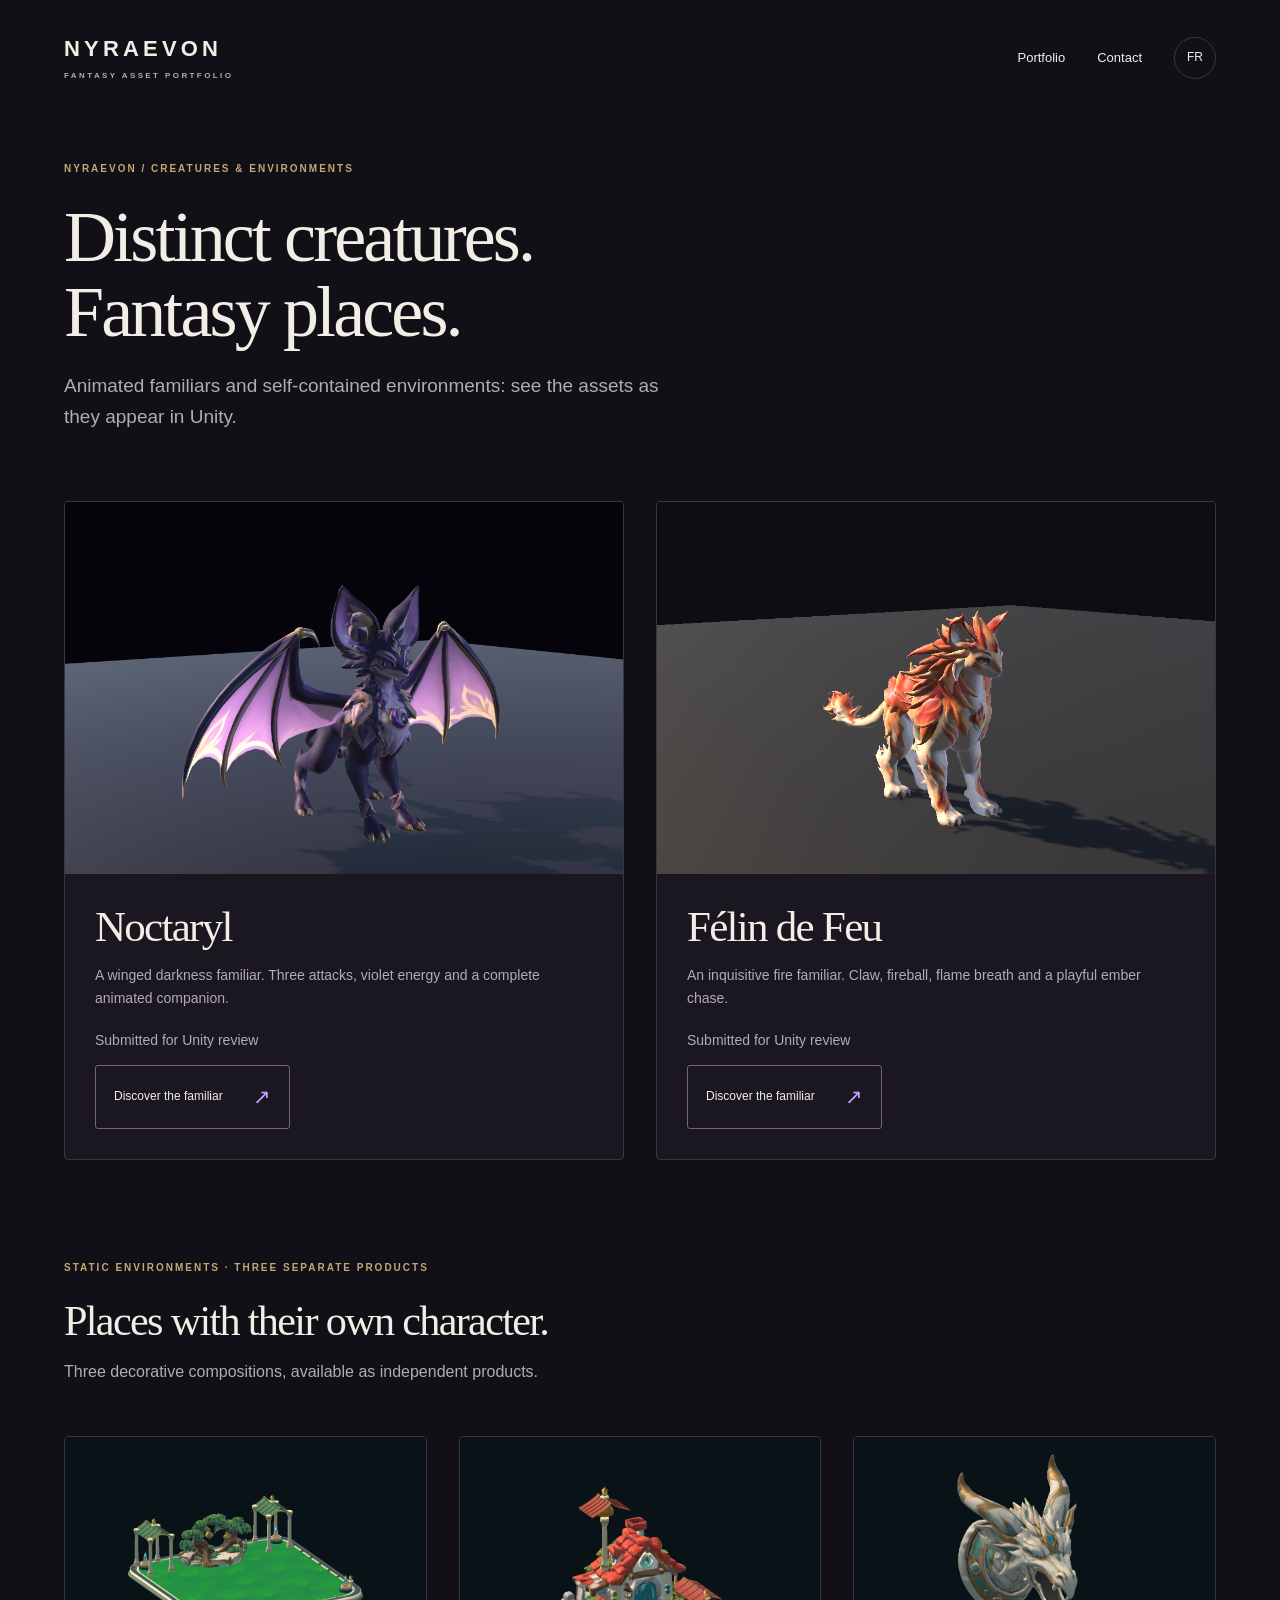
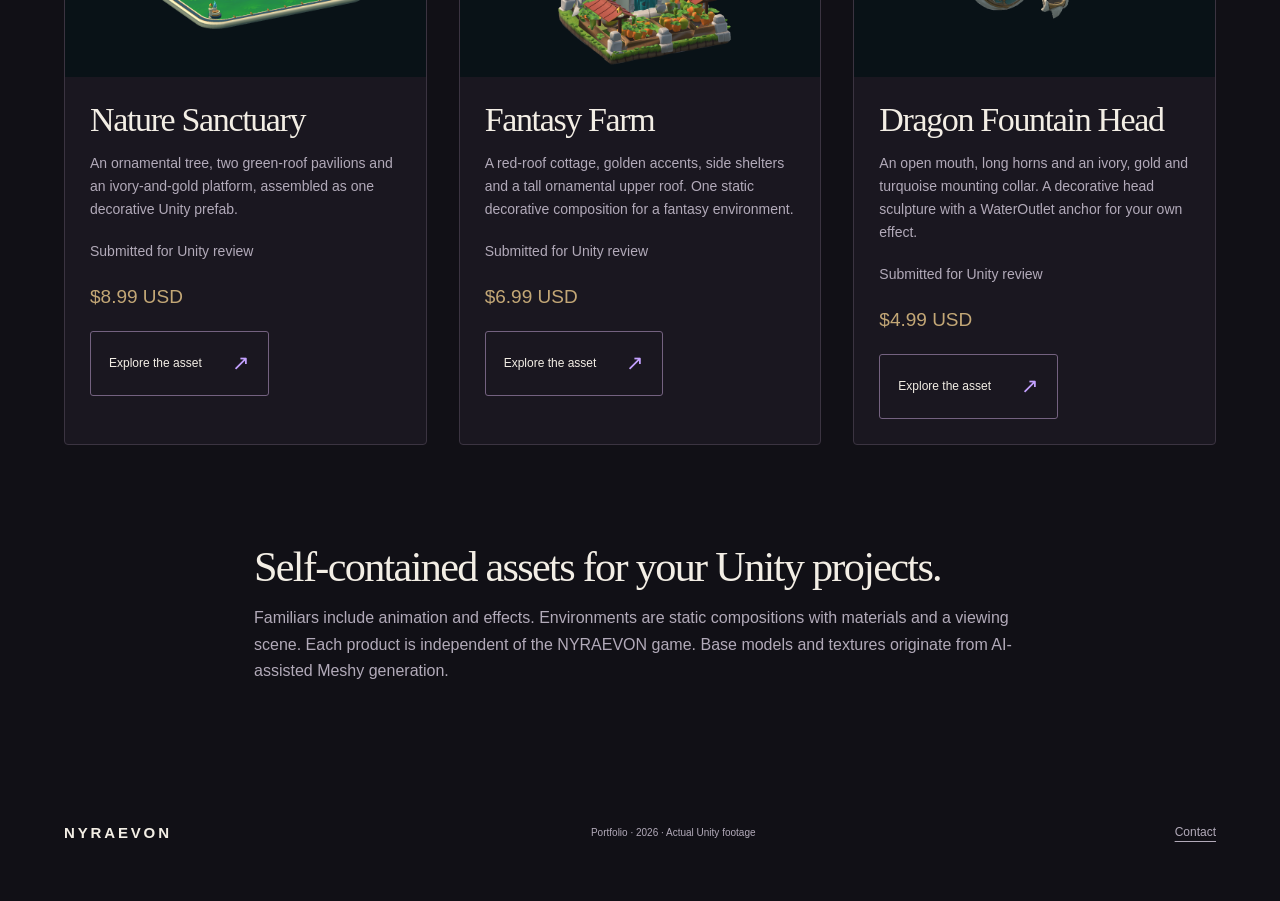
<file: index.html>
<!doctype html><html lang="en"><head><meta charset="utf-8"><meta name="viewport" content="width=device-width,initial-scale=1"><title>Fantasy asset portfolio — NYRAEVON</title><meta name="description" content="Stylized familiars and fantasy environments, shown through actual Unity renders and demonstrations."><link rel="icon" href="noctaryl-icon.png"><link rel="stylesheet" href="style.css"><script src="site.js" defer></script></head><body><a class="skip" href="#main">Skip to content</a><header class="nav wrap"><a class="brand" href="./">NYRAEVON<span>FANTASY ASSET PORTFOLIO</span></a><nav aria-label="Main navigation"><a href="./" data-fr="Portfolio">Portfolio</a><a href="contact.html" data-fr="Contact">Contact</a><button class="language" type="button" aria-label="Passer en français">FR</button></nav></header><main id="main"><section class="section wrap collection-intro"><p class="eyebrow" data-fr="NYRAEVON / CRÉATURES ET DÉCORS">NYRAEVON / CREATURES &amp; ENVIRONMENTS</p><h1 data-fr="Des créatures de caractère. Des décors fantasy.">Distinct creatures.<br>Fantasy places.</h1><p class="lead" data-fr="Familiers animés et décors autonomes : découvrez les assets tels qu’ils apparaissent dans Unity.">Animated familiars and self-contained environments: see the assets as they appear in Unity.</p></section><section class="wrap collection" aria-label="Familiars"><article><a class="collection-art" href="noctaryl.html"><img src="noctaryl-cover.png" alt="Noctaryl rendered in Unity" width="1280" height="720"></a><div class="collection-copy"><h2>Noctaryl</h2><p data-fr="Un familier ailé des ténèbres. Trois attaques, énergie violette et animations de compagnon.">A winged darkness familiar. Three attacks, violet energy and a complete animated companion.</p><p class="status" data-fr="Soumis à Unity pour examen">Submitted for Unity review</p><a class="button" href="noctaryl.html"><span data-fr="Découvrir le familier">Discover the familiar</span><span>↗</span></a></div></article><article><a class="collection-art" href="felin-de-feu.html"><img src="fire-standing.png" alt="Félin de Feu rendered in Unity" width="1280" height="720"></a><div class="collection-copy"><h2>Félin de Feu</h2><p data-fr="Un félin de feu curieux. Griffe, boule de feu, souffle et poursuite joueuse d’une braise.">An inquisitive fire familiar. Claw, fireball, flame breath and a playful ember chase.</p><p class="status" data-fr="Soumis à Unity pour examen">Submitted for Unity review</p><a class="button" href="felin-de-feu.html"><span data-fr="Découvrir le familier">Discover the familiar</span><span>↗</span></a></div></article></section><section class="section wrap decor-heading"><p class="eyebrow" data-fr="DÉCORS STATIQUES · TROIS PRODUITS SÉPARÉS">STATIC ENVIRONMENTS · THREE SEPARATE PRODUCTS</p><h2 data-fr="Des lieux qui ont leur caractère.">Places with their own character.</h2><p data-fr="Trois compositions décoratives proposées séparément.">Three decorative compositions, available as independent products.</p></section><section class="wrap collection decor-collection" aria-label="Fantasy environment assets"><article><a class="collection-art decor-card-art" href="sanctuaire-vegetal.html"><img src="sanctuaire-vegetal-cover.png" alt="Nature Sanctuary rendered in Unity" width="1950" height="1300" loading="lazy"></a><div class="collection-copy"><h2 data-fr="Sanctuaire végétal">Nature Sanctuary</h2><p data-fr="Un arbre ornemental, deux pavillons aux toits verts et une plateforme ivoire et or, réunis dans un préfabriqué décoratif Unity.">An ornamental tree, two green-roof pavilions and an ivory-and-gold platform, assembled as one decorative Unity prefab.</p><p class="status decor-status" data-fr="Soumis à Unity pour examen">Submitted for Unity review</p><p class="asset-price">$8.99 USD</p><a class="button" href="sanctuaire-vegetal.html"><span data-fr="Découvrir le décor">Explore the asset</span><span>↗</span></a></div></article><article><a class="collection-art decor-card-art" href="ferme-fantasy.html"><img src="ferme-fantasy-cover.png" alt="Fantasy Farm rendered in Unity" width="1950" height="1300" loading="lazy"></a><div class="collection-copy"><h2 data-fr="Ferme fantasy">Fantasy Farm</h2><p data-fr="Un cottage au toit rouge, des ornements dorés, des abris latéraux et une haute toiture décorative. Une composition statique pour un environnement fantasy.">A red-roof cottage, golden accents, side shelters and a tall ornamental upper roof. One static decorative composition for a fantasy environment.</p><p class="status decor-status" data-fr="Soumis à Unity pour examen">Submitted for Unity review</p><p class="asset-price">$6.99 USD</p><a class="button" href="ferme-fantasy.html"><span data-fr="Découvrir le décor">Explore the asset</span><span>↗</span></a></div></article><article><a class="collection-art decor-card-art" href="tete-dragon.html"><img src="tete-dragon-cover.png" alt="Dragon Fountain Head rendered in Unity" width="1950" height="1300" loading="lazy"></a><div class="collection-copy"><h2 data-fr="Tête de dragon">Dragon Fountain Head</h2><p data-fr="Une gueule ouverte, de longues cornes et une collerette ivoire, or et turquoise. Une tête sculptée avec un repère WaterOutlet pour votre propre effet.">An open mouth, long horns and an ivory, gold and turquoise mounting collar. A decorative head sculpture with a WaterOutlet anchor for your own effect.</p><p class="status decor-status" data-fr="Soumis à Unity pour examen">Submitted for Unity review</p><p class="asset-price">$4.99 USD</p><a class="button" href="tete-dragon.html"><span data-fr="Découvrir le décor">Explore the asset</span><span>↗</span></a></div></article></section><section class="section wrap collection-about"><h2 data-fr="Des assets autonomes pour vos projets Unity.">Self-contained assets for your Unity projects.</h2><p data-fr="Les familiers incluent leurs animations et effets. Les décors sont des compositions statiques, avec matériaux et scène de présentation. Chaque produit est indépendant du jeu NYRAEVON. Les modèles et textures de base proviennent d’une génération Meshy assistée par IA.">Familiars include animation and effects. Environments are static compositions with materials and a viewing scene. Each product is independent of the NYRAEVON game. Base models and textures originate from AI-assisted Meshy generation.</p></section></main><footer class="wrap footer"><a class="brand" href="./">NYRAEVON</a><p data-fr="Portfolio · 2026 · Captures réelles dans Unity">Portfolio · 2026 · Actual Unity footage</p><a href="contact.html">Contact</a></footer></body></html>
</file>
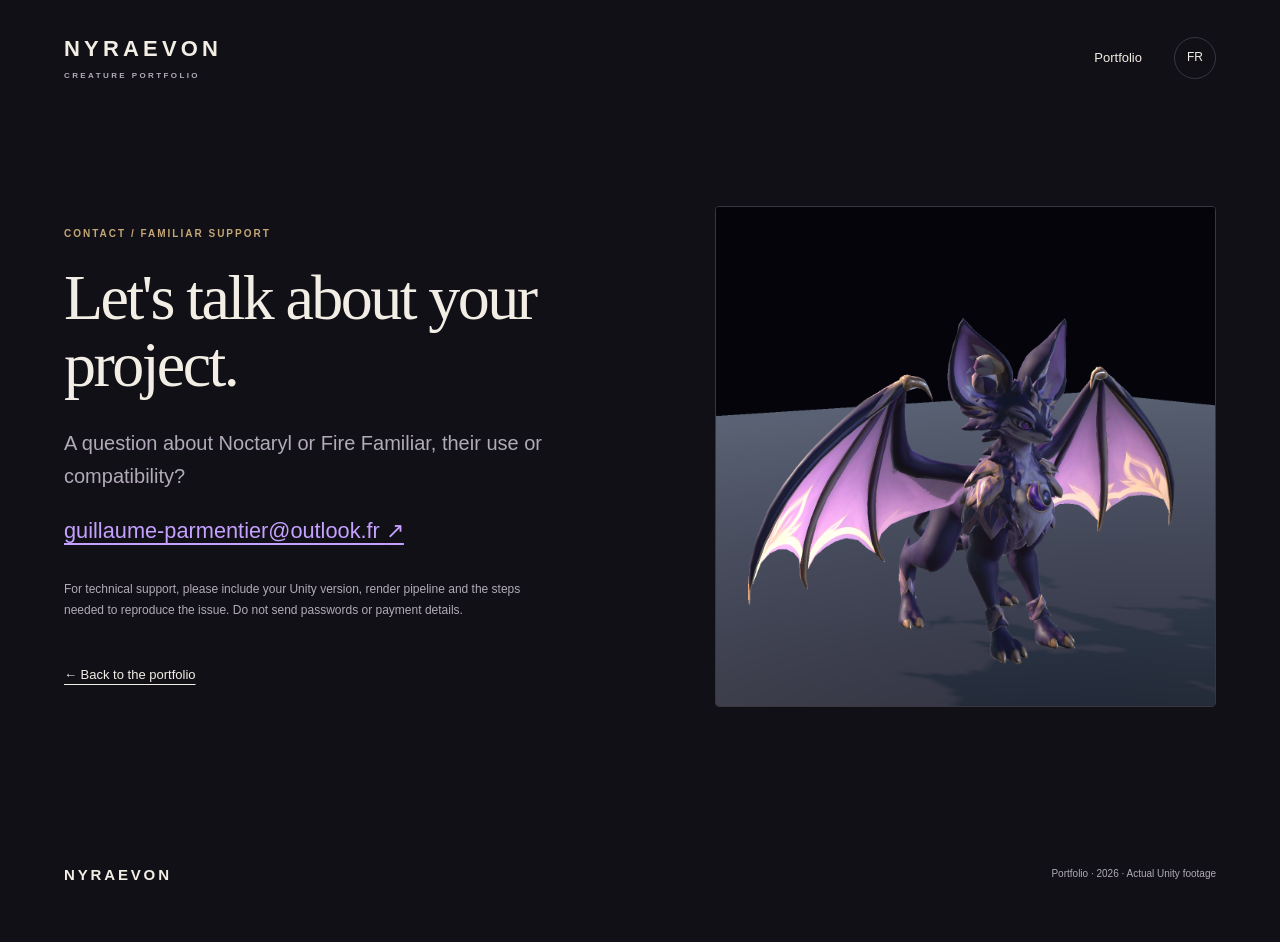
<file: contact.html>
<!doctype html><html lang="en"><head><meta charset="utf-8"><meta name="viewport" content="width=device-width,initial-scale=1"><title>Contact & support — NYRAEVON</title><meta name="description" content="Contact NYRAEVON for questions and support about Noctaryl, the animated darkness familiar for Unity URP."><link rel="icon" href="noctaryl-icon.png"><link rel="stylesheet" href="style.css"><script src="site.js" defer></script></head><body><a class="skip" href="#main">Skip to content</a><header class="nav wrap"><a class="brand" href="./">NYRAEVON<span>CREATURE PORTFOLIO</span></a><nav aria-label="Main navigation"><a href="./" data-fr="Portfolio">Portfolio</a><button class="language" type="button" aria-label="Passer en français">FR</button></nav></header><main id="main" class="wrap contact-page"><div><p class="eyebrow" data-fr="CONTACT / SUPPORT FAMILIERS">CONTACT / FAMILIAR SUPPORT</p><h1 data-fr="Parlons de votre projet.">Let's talk about your project.</h1><p class="lead" data-fr="Une question sur Noctaryl ou le Félin de Feu, leur utilisation ou leur compatibilité ?">A question about Noctaryl or Fire Familiar, their use or compatibility?</p><a class="email" href="mailto:guillaume-parmentier@outlook.fr?subject=NYRAEVON%20%E2%80%94%20support">guillaume-parmentier@outlook.fr <span aria-hidden="true">↗</span></a><p class="muted small" data-fr="Pour une demande technique, précisez votre version de Unity, votre pipeline de rendu et les étapes permettant de reproduire le problème. Ne joignez pas de mots de passe ni d'informations de paiement.">For technical support, please include your Unity version, render pipeline and the steps needed to reproduce the issue. Do not send passwords or payment details.</p><a class="text-link" href="./" data-fr="← Revenir au portfolio">← Back to the portfolio</a></div><img src="noctaryl-cover.png" width="1950" height="1300" alt="Noctaryl, rendered in Unity" class="contact-art"></main><footer class="wrap footer"><a class="brand" href="./">NYRAEVON</a><p data-fr="Portfolio · 2026 · Captures réelles dans Unity">Portfolio · 2026 · Actual Unity footage</p></footer></body></html>
</file>
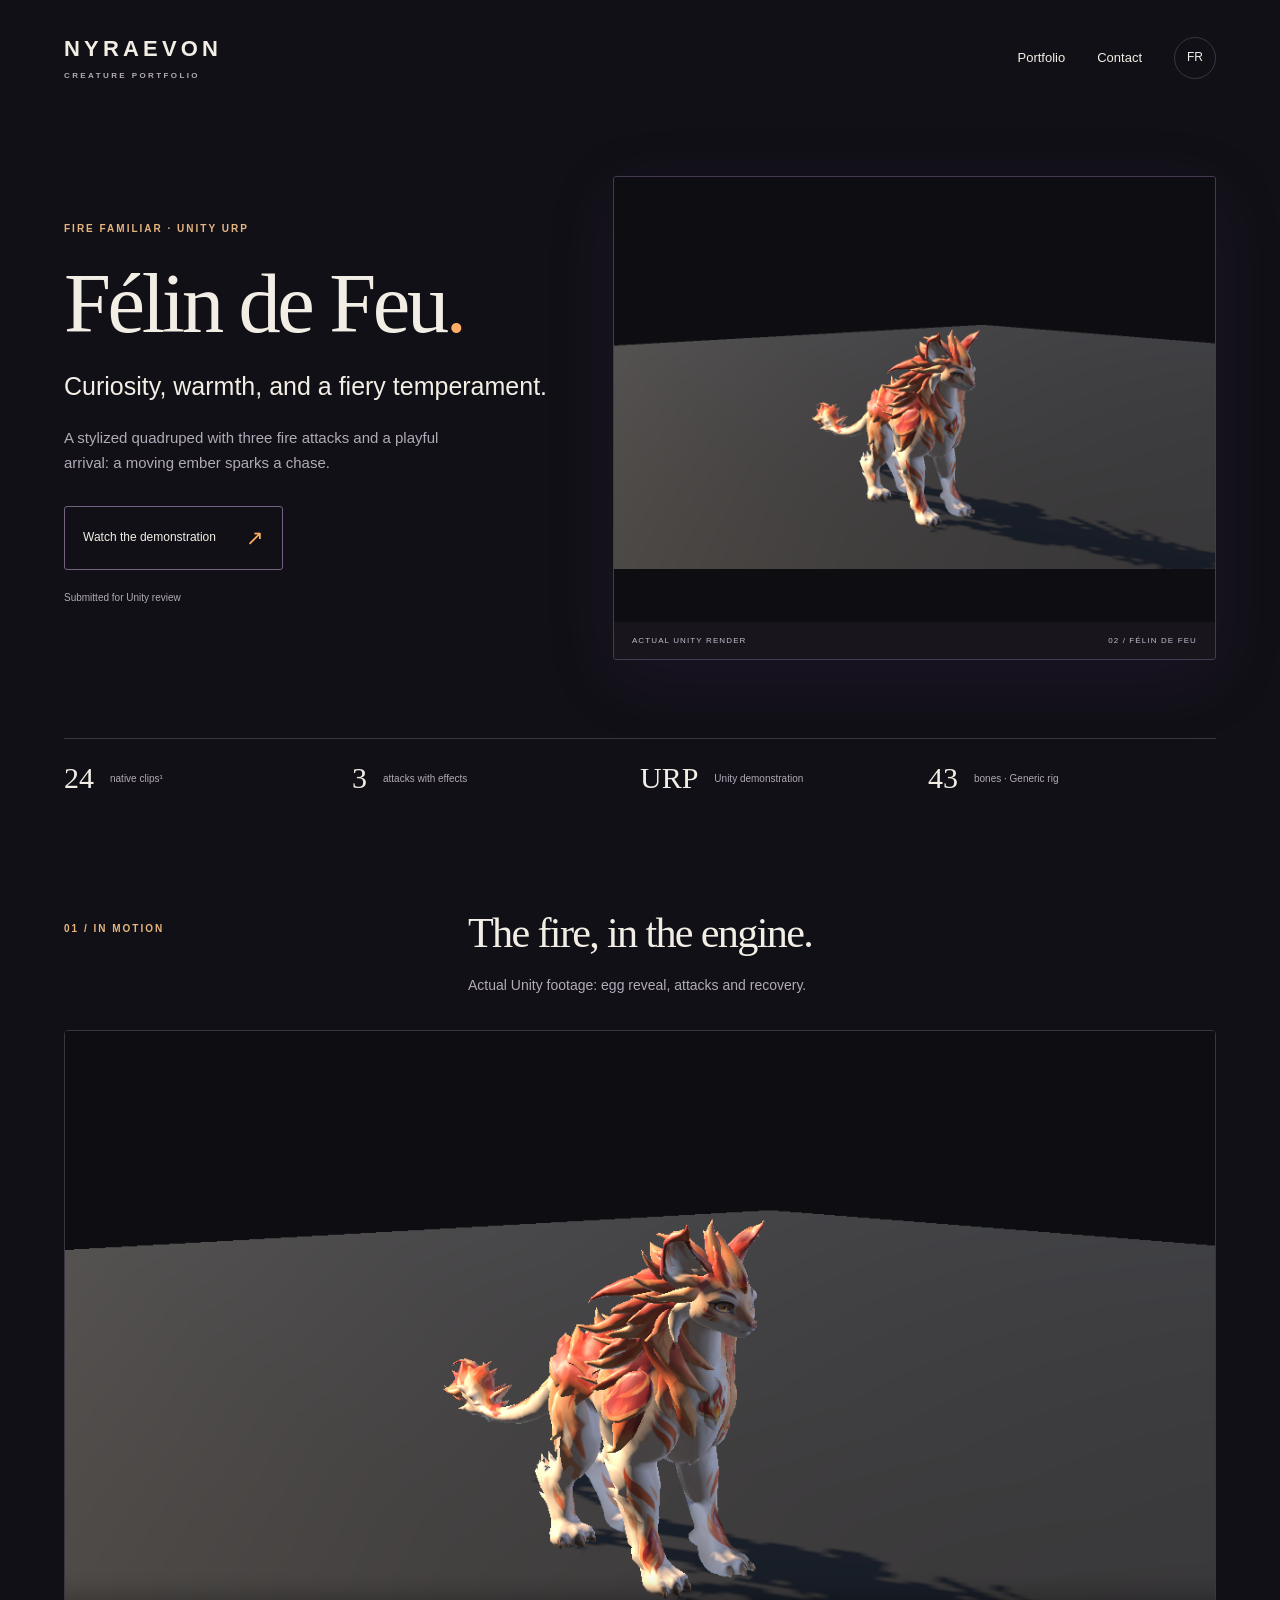
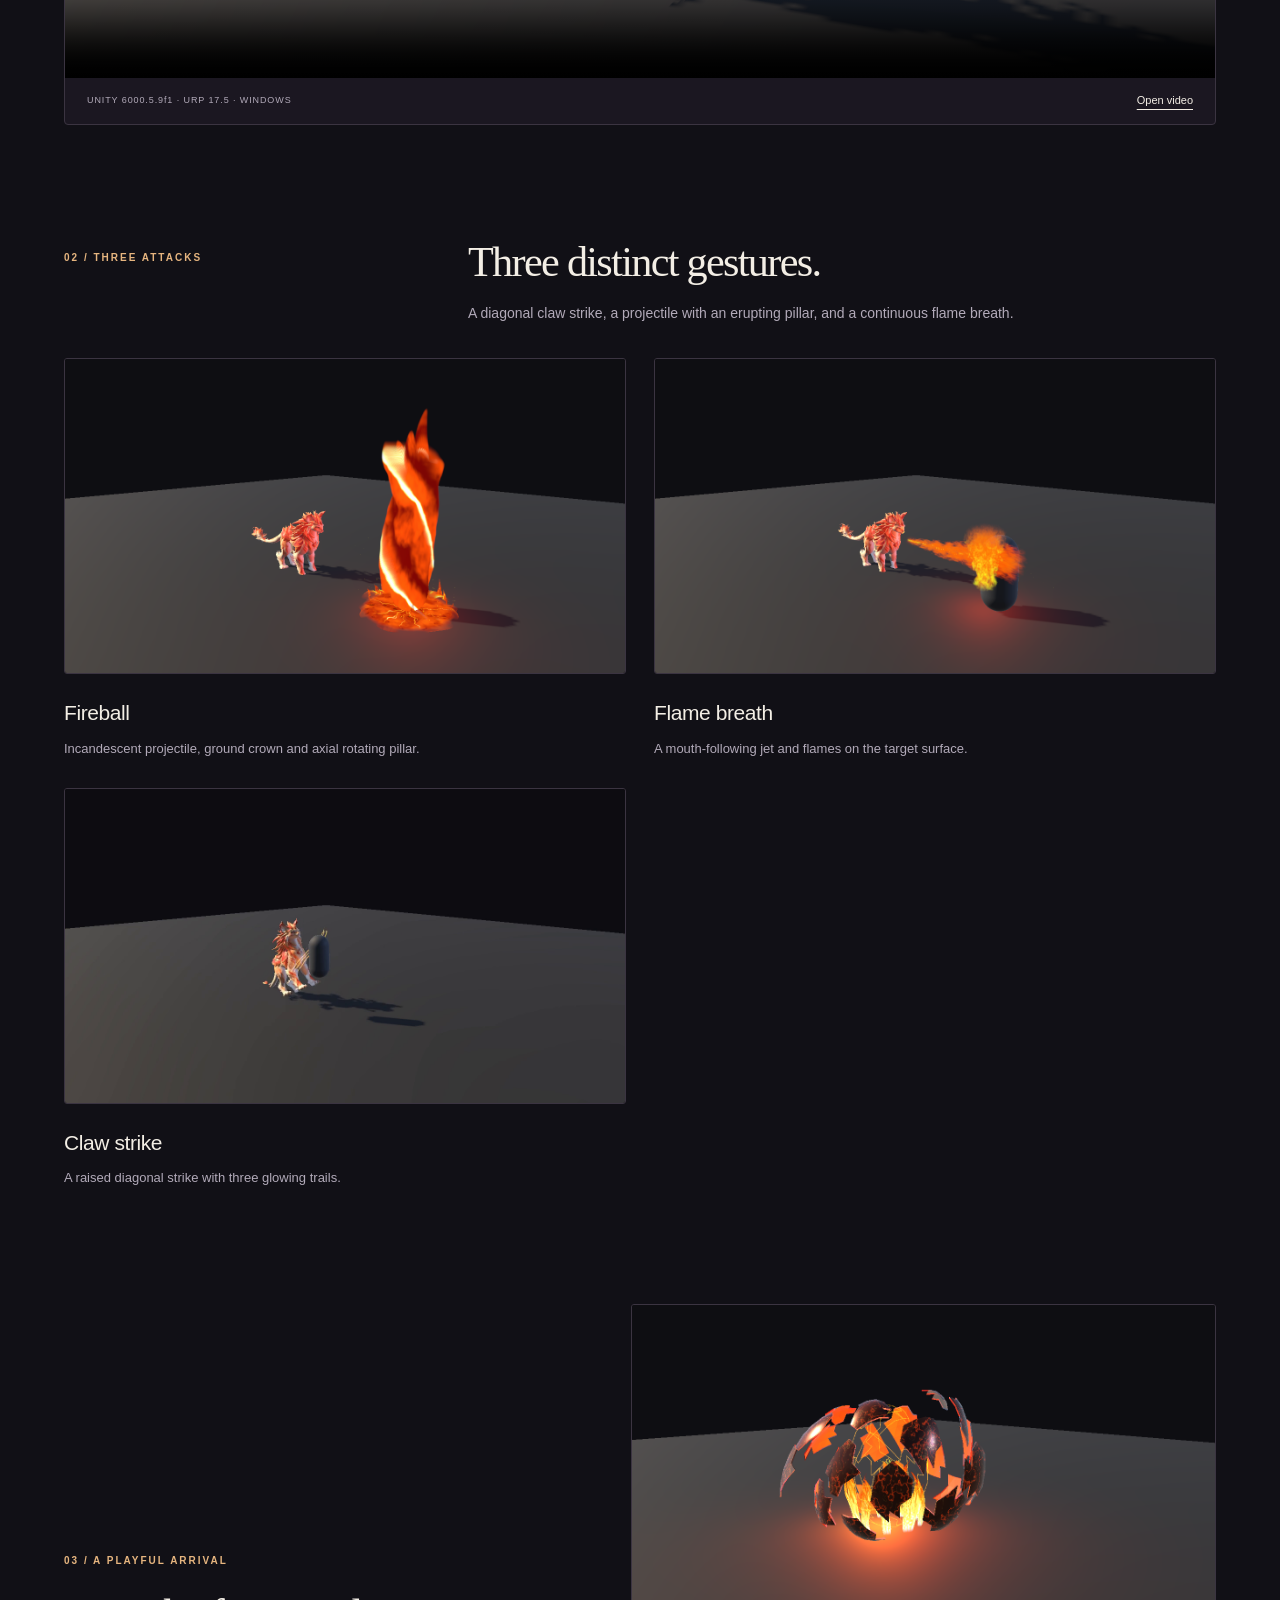
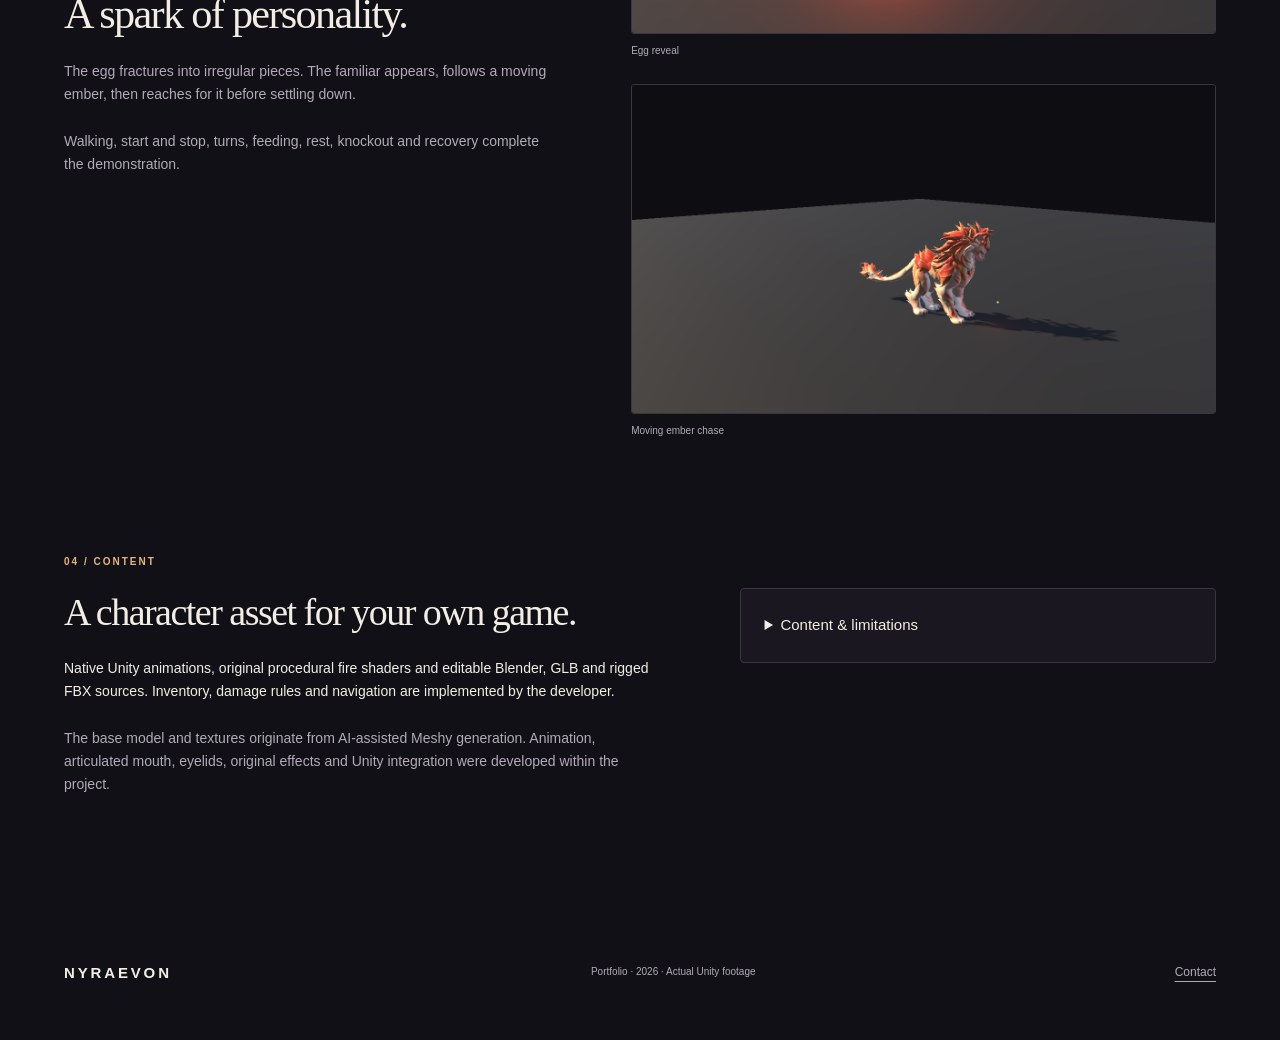
<file: felin-de-feu.html>
<!doctype html><html lang="en"><head><meta charset="utf-8"><meta name="viewport" content="width=device-width,initial-scale=1"><title>Félin de Feu — NYRAEVON</title><meta name="description" content="Fire Familiar: three attacks, egg reveal, ember chase and actual Unity URP footage."><link rel="icon" href="noctaryl-icon.png"><link rel="stylesheet" href="style.css"><script src="site.js" defer></script></head><body class="fire-page"><a class="skip" href="#main">Skip to content</a><header class="nav wrap"><a class="brand" href="./">NYRAEVON<span>CREATURE PORTFOLIO</span></a><nav aria-label="Main navigation"><a href="./" data-fr="Portfolio">Portfolio</a><a href="contact.html" data-fr="Contact">Contact</a><button class="language" type="button" aria-label="Passer en français">FR</button></nav></header><main id="main"><section class="hero wrap"><div class="hero-copy"><p class="eyebrow" data-fr="FAMILIER FEU · UNITY URP">FIRE FAMILIAR · UNITY URP</p><h1>Félin de Feu<span class="dot">.</span></h1><p class="lead" data-fr="Curieux, joueur, et du feu dans le caractère.">Curiosity, warmth, and a fiery temperament.</p><p class="intro" data-fr="Un quadrupède stylisé, trois attaques de feu et une arrivée joueuse : une braise mobile déclenche la poursuite.">A stylized quadruped with three fire attacks and a playful arrival: a moving ember sparks a chase.</p><a class="button" href="#film"><span data-fr="Voir la démonstration">Watch the demonstration</span><span>↗</span></a><p class="status" data-fr="Soumis à Unity pour examen">Submitted for Unity review</p></div><figure class="hero-art"><img src="fire-standing.png" alt="Fire Familiar rendered in Unity URP" width="1280" height="720" fetchpriority="high"><figcaption><span data-fr="RENDU RÉEL DANS UNITY">ACTUAL UNITY RENDER</span><span>02 / FÉLIN DE FEU</span></figcaption></figure></section><div class="facts wrap"><p><strong>24</strong><span data-fr="clips natifs¹">native clips¹</span></p><p><strong>3</strong><span data-fr="attaques avec effets">attacks with effects</span></p><p><strong>URP</strong><span data-fr="démonstration Unity">Unity demonstration</span></p><p><strong>43</strong><span data-fr="os · squelette Generic">bones · Generic rig</span></p></div><section class="section wrap" id="film"><div class="section-heading"><p class="eyebrow" data-fr="01 / EN MOUVEMENT">01 / IN MOTION</p><div><h2 data-fr="Le feu, dans le moteur.">The fire, in the engine.</h2><p data-fr="Capture réelle dans Unity : éclosion, attaques et relevé.">Actual Unity footage: egg reveal, attacks and recovery.</p></div></div><div class="film"><video controls playsinline preload="metadata" poster="fire-standing.png" aria-label="Fire Familiar Unity demonstration"><source src="fire-demo-web.mp4?v=784345f" type="video/mp4"></video><div class="film-caption"><span>UNITY 6000.5.9f1 · URP 17.5 · WINDOWS</span><a href="fire-demo-web.mp4?v=784345f" data-fr="Ouvrir la vidéo">Open video</a></div></div></section><section class="section wrap"><div class="section-heading"><p class="eyebrow" data-fr="02 / TROIS ATTAQUES">02 / THREE ATTACKS</p><div><h2 data-fr="Trois gestes distincts.">Three distinct gestures.</h2><p data-fr="Une griffe diagonale, un projectile suivi d’un pilier et un souffle de flammes.">A diagonal claw strike, a projectile with an erupting pillar, and a continuous flame breath.</p></div></div><div class="combat-grid"><figure><img src="fire-pillar.png" alt="Fireball in Unity" width="1280" height="720" loading="lazy"><figcaption><div><h3 data-fr="Boule de feu">Fireball</h3><p data-fr="Projectile incandescent, couronne au sol et pilier en rotation.">Incandescent projectile, ground crown and axial rotating pillar.</p></div></figcaption></figure><figure><img src="fire-breath.png" alt="Flame breath in Unity" width="1280" height="720" loading="lazy"><figcaption><div><h3 data-fr="Lance-flammes">Flame breath</h3><p data-fr="Un jet qui suit la gueule et des flammes à la surface de la cible.">A mouth-following jet and flames on the target surface.</p></div></figcaption></figure><figure><img src="fire-claw.png" alt="Claw strike in Unity" width="1280" height="720" loading="lazy"><figcaption><div><h3 data-fr="Coup de griffe">Claw strike</h3><p data-fr="Une frappe diagonale depuis la patte levée, avec trois traces lumineuses.">A raised diagonal strike with three glowing trails.</p></div></figcaption></figure></div></section><section class="section wrap life"><div class="life-copy"><p class="eyebrow" data-fr="03 / UNE ARRIVÉE JOUEUSE">03 / A PLAYFUL ARRIVAL</p><h2 data-fr="Une étincelle de caractère.">A spark of personality.</h2><p data-fr="L’œuf éclate en fragments irréguliers. Le félin apparaît, poursuit une braise mobile puis tente de l’attraper avant de se reprendre.">The egg fractures into irregular pieces. The familiar appears, follows a moving ember, then reaches for it before settling down.</p><p data-fr="Marche, départ et arrêt, virages, nourrissage, repos, K.O. et relevé complètent la démonstration.">Walking, start and stop, turns, feeding, rest, knockout and recovery complete the demonstration.</p></div><div class="life-images"><figure><img src="fire-hatch.png" alt="Irregular fiery egg shell fragments in Unity" width="1280" height="720" loading="lazy"><figcaption><span data-fr="Éclosion">Egg reveal</span></figcaption></figure><figure><img src="fire-chase.png" alt="Fire Familiar chasing an ember" width="1280" height="720" loading="lazy"><figcaption><span data-fr="Poursuite de la braise mobile">Moving ember chase</span></figcaption></figure></div></section><section class="section wrap about"><div><p class="eyebrow" data-fr="04 / CONTENU">04 / CONTENT</p><h2 data-fr="Un personnage à intégrer dans votre jeu.">A character asset for your own game.</h2><p data-fr="Animations natives Unity, shaders de feu procéduraux originaux et sources modifiables Blender, GLB et FBX riggé. L’inventaire, les règles de dégâts et la navigation sont à relier par le développeur.">Native Unity animations, original procedural fire shaders and editable Blender, GLB and rigged FBX sources. Inventory, damage rules and navigation are implemented by the developer.</p><p class="muted" data-fr="Le modèle et les textures de base proviennent d’une génération Meshy assistée par IA. Les animations, la mâchoire, les paupières, les effets et l’intégration Unity ont été développés dans le projet.">The base model and textures originate from AI-assisted Meshy generation. Animation, articulated mouth, eyelids, original effects and Unity integration were developed within the project.</p></div><details><summary data-fr="Contenu et limites">Content & limitations</summary><dl><div><dt>Rig</dt><dd>Generic · 43 bones</dd></div><div><dt data-fr="Animations">Animations</dt><dd data-fr="23 clips corporels + clignement indépendant">23 body clips + independent Blink</dd></div><div><dt data-fr="Version testée">Tested version</dt><dd>Unity 6000.5.9f1 / URP 17.5</dd></div><div><dt data-fr="Plateforme">Platform</dt><dd>Windows / Direct3D 11</dd></div><div><dt>Sources</dt><dd>Blender · GLB · FBX</dd></div></dl><p class="small muted" data-fr="¹ Les 24 clips comprennent une marche alternative, une séquence marche–course et le clignement indépendant. Pas de son ni de LOD. Mobile, HDRP et pipeline intégré non certifiés. Des intersections du pelage, plis ou bords de paupières peuvent rester visibles en gros plan. Le coût GPU des volumes transparents dépend du matériel.">¹ 24 native clips include an alternate walk, an authored walk–run sequence and independent Blink. No audio or LODs. Mobile, HDRP and Built-in are not certified. Close-ups can reveal fur intersections, skin creases or eyelid edges. Transparent volumetric effects have a hardware-dependent GPU cost.</p></details></section></main><footer class="wrap footer"><a class="brand" href="./">NYRAEVON</a><p data-fr="Portfolio · 2026 · Captures réelles dans Unity">Portfolio · 2026 · Actual Unity footage</p><a href="contact.html">Contact</a></footer></body></html>
</file>
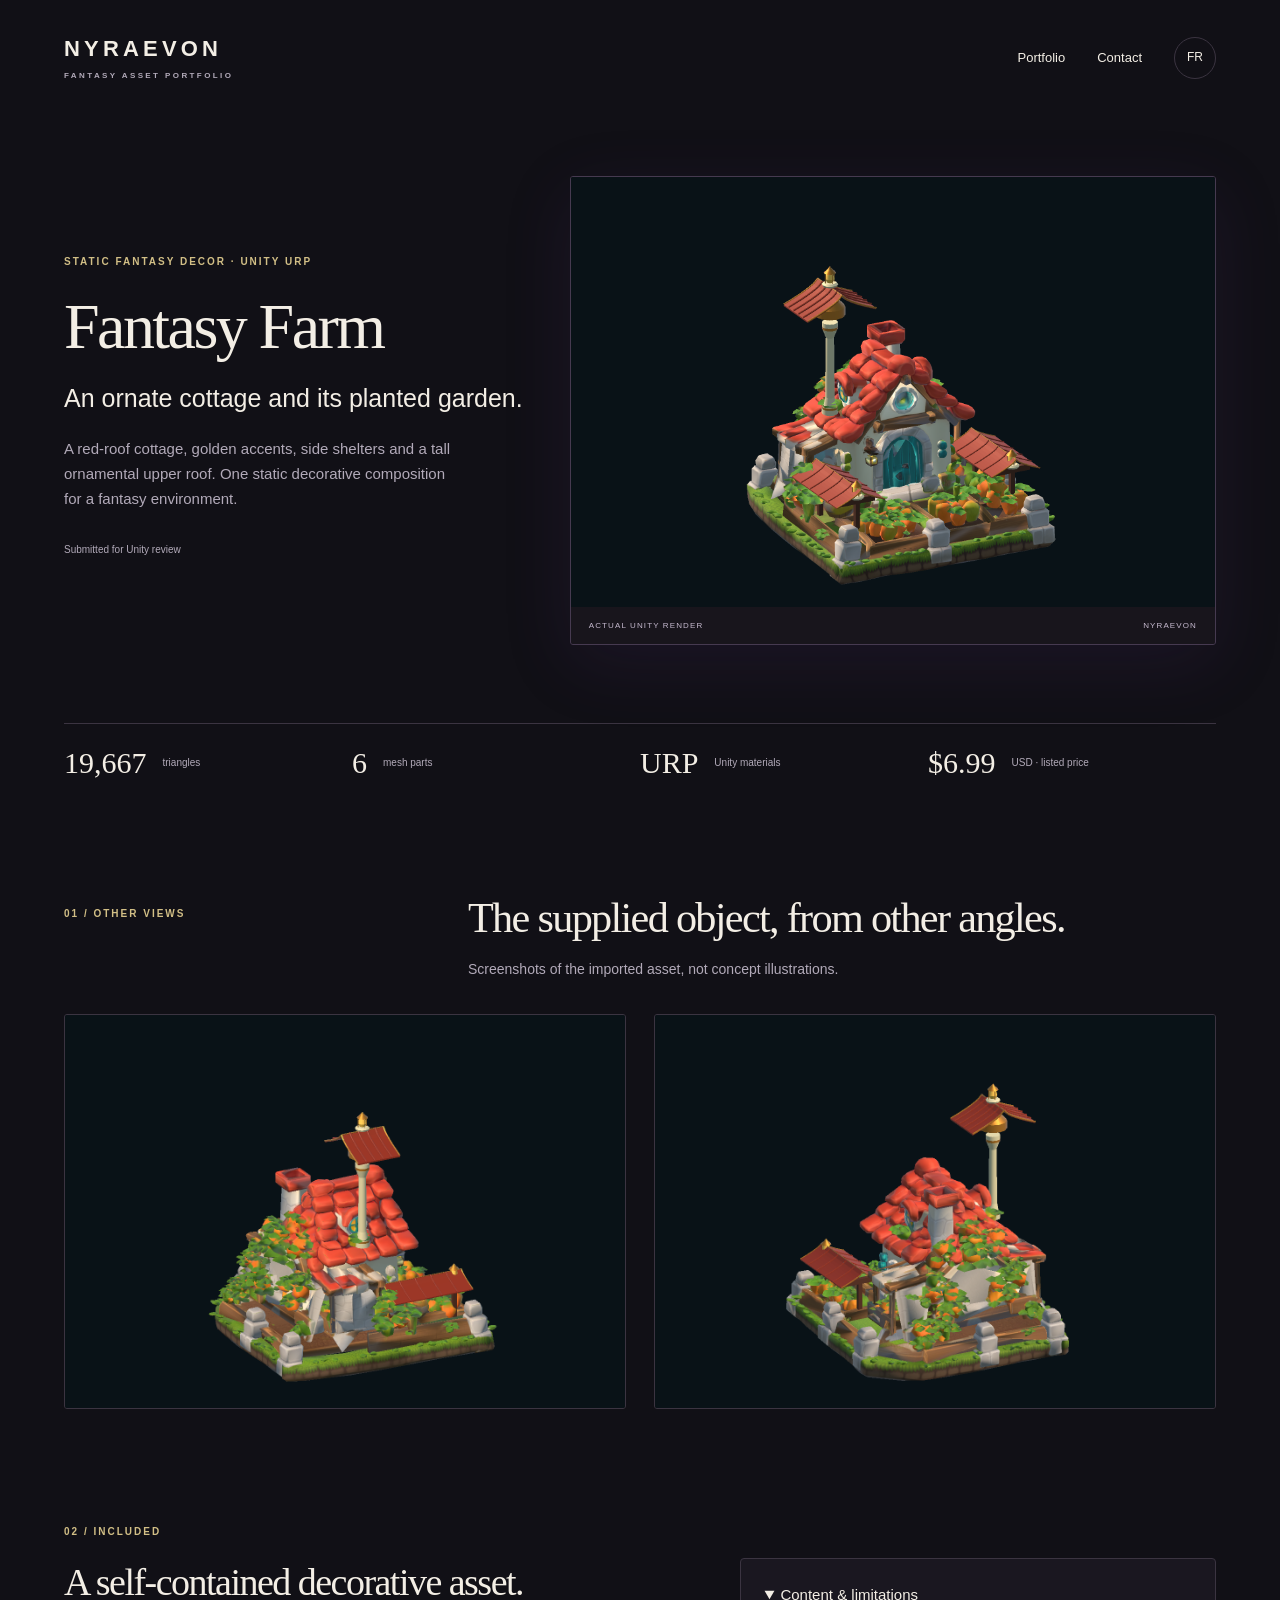
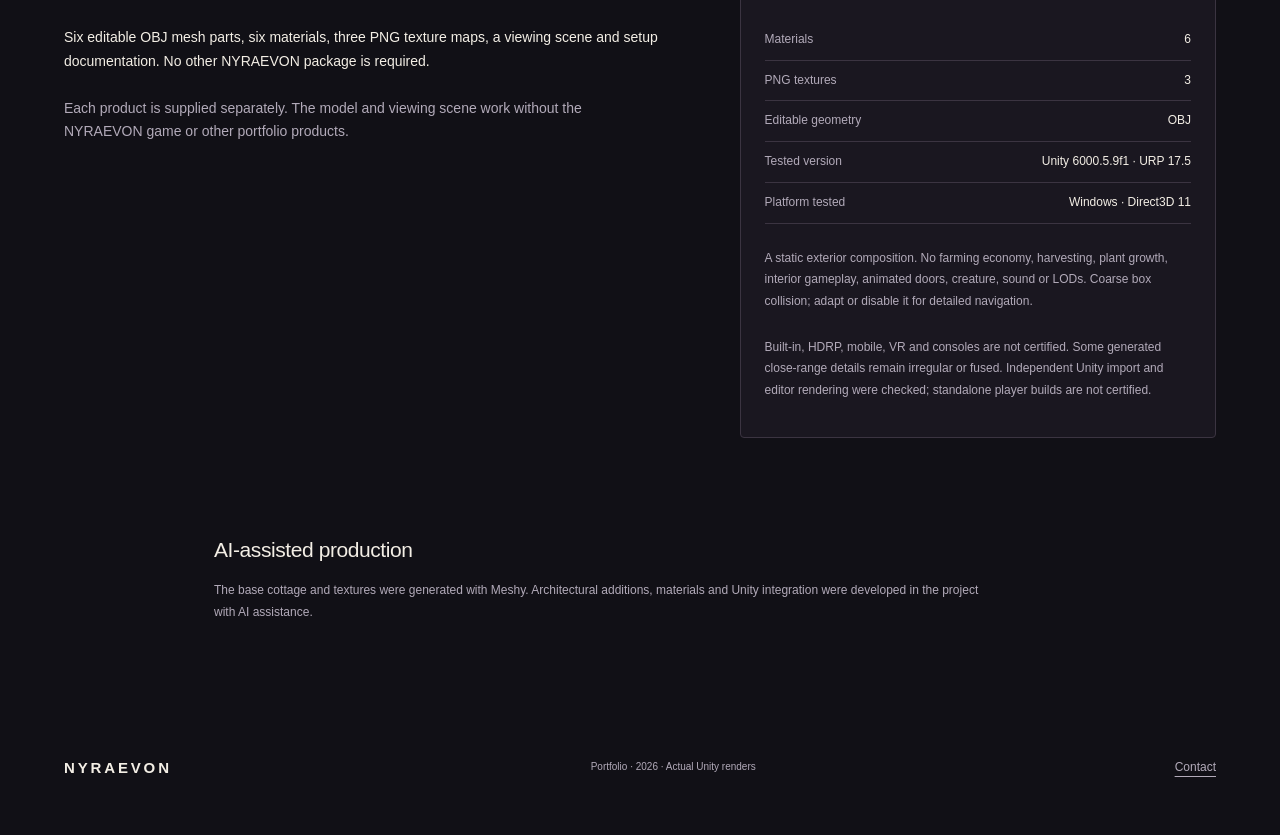
<file: ferme-fantasy.html>
<!doctype html><html lang="en"><head><meta charset="utf-8"><meta name="viewport" content="width=device-width,initial-scale=1"><title>Fantasy Farm — NYRAEVON</title><meta name="description" content="A red-roof cottage, golden accents, side shelters and a tall ornamental upper roof. One static decorative composition for a fantasy environment."><link rel="icon" href="noctaryl-icon.png"><link rel="stylesheet" href="style.css"><script src="site.js" defer></script></head><body class="decor-page"><a class="skip" href="#main">Skip to content</a><header class="nav wrap"><a class="brand" href="./">NYRAEVON<span>FANTASY ASSET PORTFOLIO</span></a><nav aria-label="Main navigation"><a href="./">Portfolio</a><a href="contact.html">Contact</a><button class="language" type="button" aria-label="Passer en français">FR</button></nav></header><main id="main"><section class="hero wrap"><div class="hero-copy"><p class="eyebrow" data-fr="DÉCOR FANTASY STATIQUE · UNITY URP">STATIC FANTASY DECOR · UNITY URP</p><h1 data-fr="Ferme fantasy">Fantasy Farm</h1><p class="lead" data-fr="Une maison ouvragée et son jardin cultivé.">An ornate cottage and its planted garden.</p><p class="intro" data-fr="Un cottage au toit rouge, des ornements dorés, des abris latéraux et une haute toiture décorative. Une composition statique pour un environnement fantasy.">A red-roof cottage, golden accents, side shelters and a tall ornamental upper roof. One static decorative composition for a fantasy environment.</p><p class="status decor-status" data-fr="Soumis à Unity pour examen">Submitted for Unity review</p></div><figure class="hero-art"><img src="ferme-fantasy-cover.png" alt="Fantasy Farm — actual Unity render" width="1950" height="1300" fetchpriority="high"><figcaption><span data-fr="RENDU RÉEL DANS UNITY">ACTUAL UNITY RENDER</span><span>NYRAEVON</span></figcaption></figure></section><div class="facts wrap"><p><strong>19,667</strong><span data-fr="triangles">triangles</span></p><p><strong>6</strong><span data-fr="parties de maillage">mesh parts</span></p><p><strong>URP</strong><span data-fr="matériaux Unity">Unity materials</span></p><p><strong>$6.99</strong><span data-fr="USD · prix soumis">USD · listed price</span></p></div><section class="section wrap"><div class="section-heading"><p class="eyebrow" data-fr="01 / AUTRES ANGLES">01 / OTHER VIEWS</p><div><h2 data-fr="Le décor fourni, sous d’autres angles.">The supplied object, from other angles.</h2><p data-fr="Captures du modèle importé, sans illustration de concept.">Screenshots of the imported asset, not concept illustrations.</p></div></div><div class="combat-grid"><figure class="decor-view"><img src="ferme-fantasy-view-1.png" alt="Fantasy Farm — Unity view 2" width="1280" height="900" loading="lazy"></figure><figure class="decor-view"><img src="ferme-fantasy-view-2.png" alt="Fantasy Farm — Unity view 3" width="1280" height="900" loading="lazy"></figure></div></section><section class="section wrap about"><div><p class="eyebrow" data-fr="02 / CONTENU">02 / INCLUDED</p><h2 data-fr="Un décor autonome.">A self-contained decorative asset.</h2><p data-fr="Six parties de maillage OBJ modifiables, six matériaux, trois textures PNG, une scène de présentation et une documentation. Aucun autre pack NYRAEVON requis.">Six editable OBJ mesh parts, six materials, three PNG texture maps, a viewing scene and setup documentation. No other NYRAEVON package is required.</p><p class="muted" data-fr="Chaque produit est fourni séparément. Le modèle et sa scène de présentation fonctionnent sans le jeu NYRAEVON ni les autres produits du portfolio.">Each product is supplied separately. The model and viewing scene work without the NYRAEVON game or other portfolio products.</p></div><details open><summary data-fr="Contenu et limites">Content &amp; limitations</summary><dl><div><dt data-fr="Matériaux">Materials</dt><dd>6</dd></div><div><dt data-fr="Textures PNG">PNG textures</dt><dd>3</dd></div><div><dt data-fr="Géométrie modifiable">Editable geometry</dt><dd>OBJ</dd></div><div><dt data-fr="Version testée">Tested version</dt><dd>Unity 6000.5.9f1 · URP 17.5</dd></div><div><dt data-fr="Plateforme testée">Platform tested</dt><dd>Windows · Direct3D 11</dd></div></dl><p class="small muted" data-fr="Un décor extérieur statique. Pas d’économie agricole, récolte, croissance, intérieur jouable, portes animées, familier, son ou LOD. Collision globale simplifiée, à adapter ou désactiver.">A static exterior composition. No farming economy, harvesting, plant growth, interior gameplay, animated doors, creature, sound or LODs. Coarse box collision; adapt or disable it for detailed navigation.</p><p class="small muted" data-fr="Pipeline intégré, HDRP, mobile, VR et consoles non certifiés. Certains détails générés restent irréguliers ou fusionnés en gros plan. Import Unity indépendant et rendu éditeur vérifiés ; compilation autonome non certifiée.">Built-in, HDRP, mobile, VR and consoles are not certified. Some generated close-range details remain irregular or fused. Independent Unity import and editor rendering were checked; standalone player builds are not certified.</p></details></section><section class="wrap provenance-note"><h3 data-fr="Création assistée par IA">AI-assisted production</h3><p class="small muted" data-fr="La géométrie et les textures de base proviennent de Meshy, avec abonnement payant confirmé par le propriétaire. Les ajouts, matériaux, exports et l’intégration Unity ont été préparés dans le projet avec assistance IA.">The base cottage and textures were generated with Meshy. Architectural additions, materials and Unity integration were developed in the project with AI assistance.</p></section></main><footer class="wrap footer"><a class="brand" href="./">NYRAEVON</a><p data-fr="Portfolio · 2026 · Rendus réels dans Unity">Portfolio · 2026 · Actual Unity renders</p><a href="contact.html">Contact</a></footer></body></html>
</file>
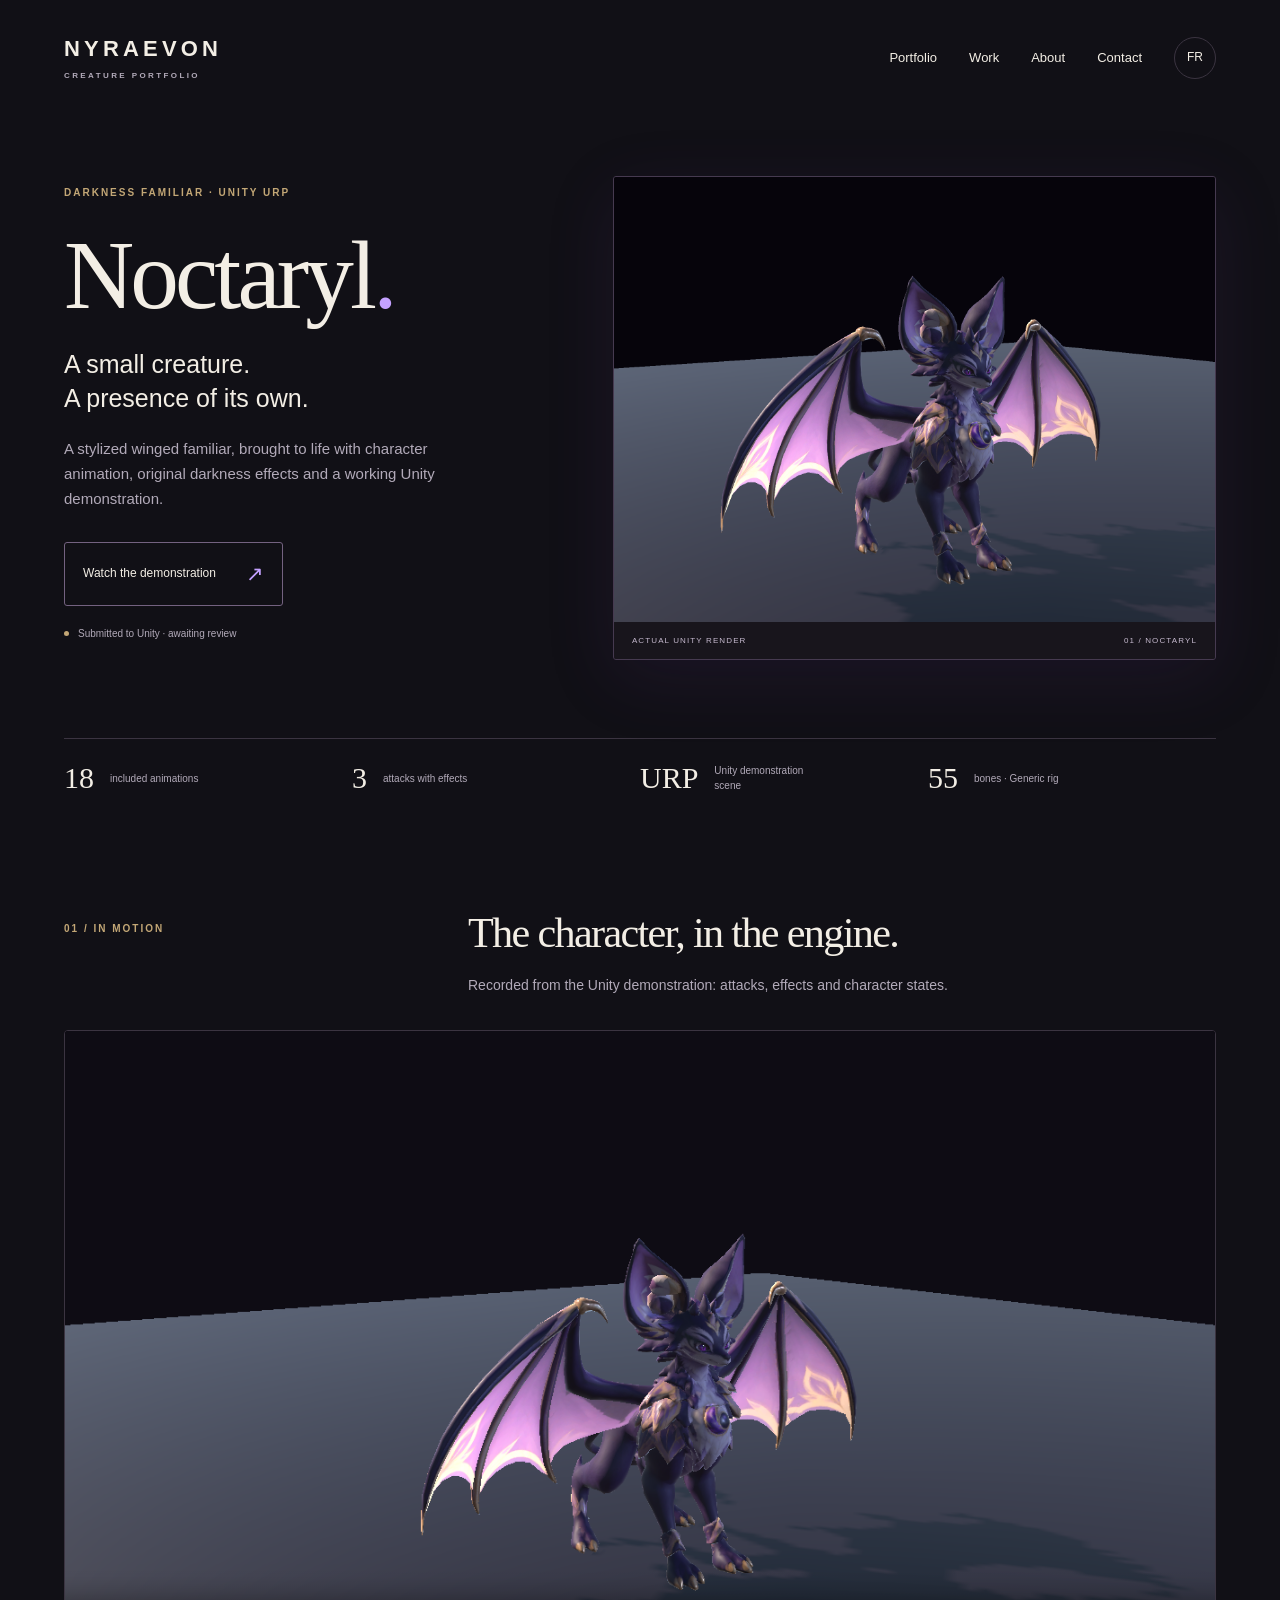
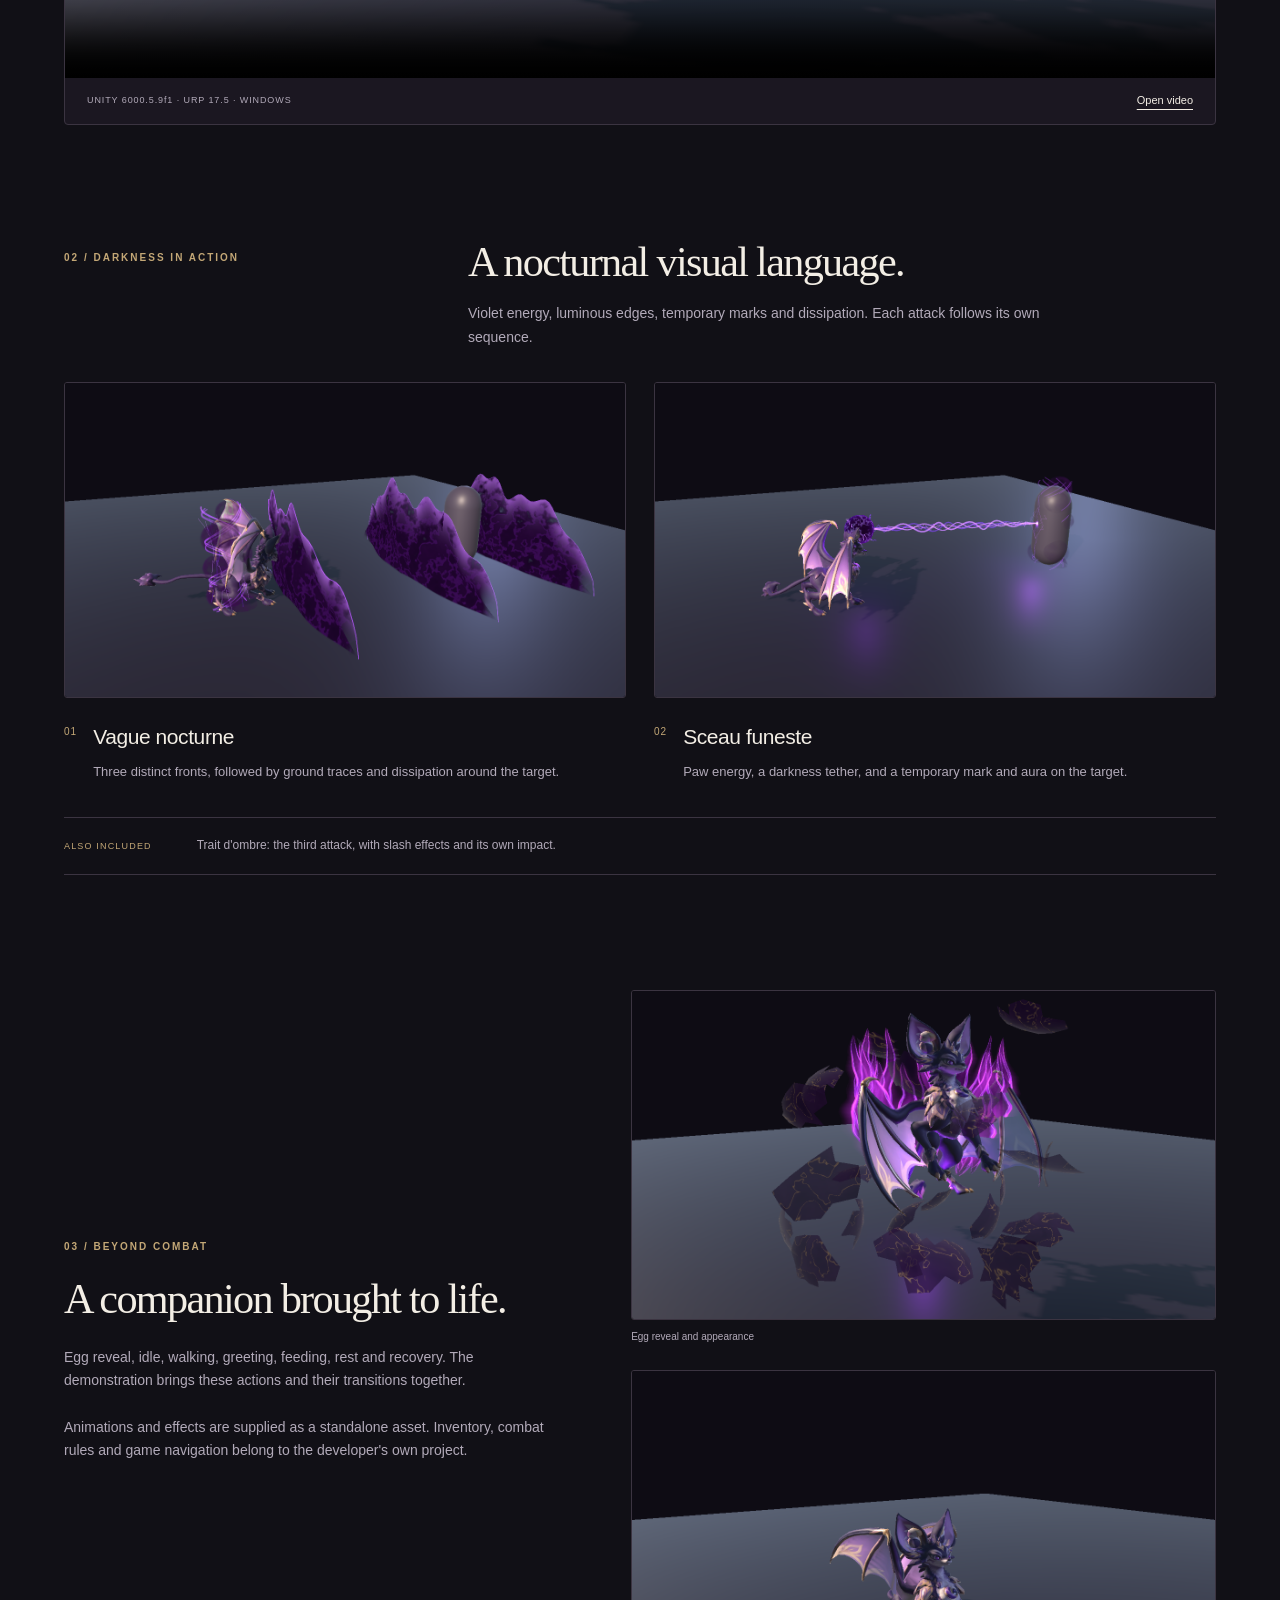
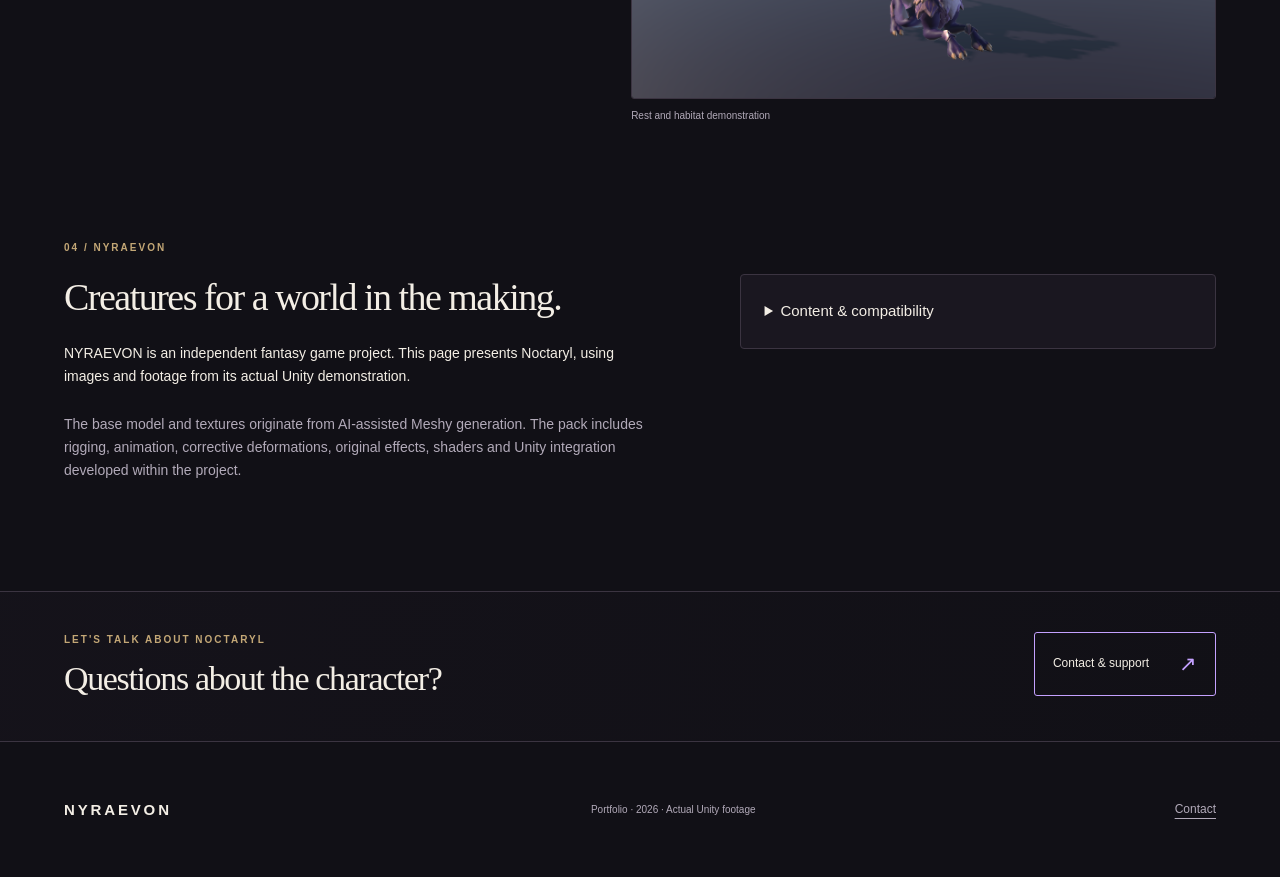
<file: noctaryl.html>
<!doctype html>
<html lang="en">
<head>
  <meta charset="utf-8"><meta name="viewport" content="width=device-width,initial-scale=1">
  <title>NYRAEVON — Noctaryl, animated darkness familiar</title>
  <meta name="description" content="Discover Noctaryl, a stylized darkness familiar for Unity URP. Actual engine footage, animations, original visual effects and support from NYRAEVON.">
  <link rel="icon" href="noctaryl-icon.png"><link rel="stylesheet" href="style.css">
  <script src="site.js" defer></script>
</head>
<body>
  <a class="skip" href="#main">Skip to content</a>
  <header class="nav wrap"><a class="brand" href="./" aria-label="NYRAEVON home">NYRAEVON<span>CREATURE PORTFOLIO</span></a><nav aria-label="Main navigation"><a href="./" data-fr="Portfolio">Portfolio</a><a href="#work" data-fr="Création">Work</a><a href="#about" data-fr="À propos">About</a><a href="contact.html" data-fr="Contact">Contact</a><button class="language" type="button" aria-label="Passer en français">FR</button></nav></header>
  <main id="main">
    <section class="hero wrap" aria-labelledby="hero-title">
      <div class="hero-copy"><p class="eyebrow" data-fr="FAMILIER TÉNÈBRES · UNITY URP">DARKNESS FAMILIAR · UNITY URP</p><h1 id="hero-title">Noctaryl<span class="dot">.</span></h1><p class="lead" data-fr="Une petite créature. Une présence bien à elle.">A small creature.<br>A presence of its own.</p><p class="intro" data-fr="Un familier ailé stylisé, avec ses animations, ses effets ténèbres et une démonstration dans Unity.">A stylized winged familiar, brought to life with character animation, original darkness effects and a working Unity demonstration.</p><a class="button" href="#film"><span data-fr="Voir la démonstration">Watch the demonstration</span><span aria-hidden="true">↗</span></a><p class="status"><span aria-hidden="true"></span><span data-fr="Soumis à Unity · en attente de leur examen">Submitted to Unity · awaiting review</span></p></div>
      <figure class="hero-art"><img src="noctaryl-cover.png" alt="Noctaryl, a violet winged fantasy creature, rendered in Unity URP" width="1950" height="1300" fetchpriority="high"><figcaption><span data-fr="RENDU RÉEL DANS UNITY">ACTUAL UNITY RENDER</span><span>01 / NOCTARYL</span></figcaption></figure>
    </section>
    <div class="facts wrap" aria-label="Key features"><p><strong>18</strong><span data-fr="animations incluses">included animations</span></p><p><strong>3</strong><span data-fr="attaques avec effets">attacks with effects</span></p><p><strong>URP</strong><span data-fr="scène de démonstration Unity">Unity demonstration scene</span></p><p><strong>55</strong><span data-fr="os · squelette Generic">bones · Generic rig</span></p></div>
    <section class="section wrap" id="film" aria-labelledby="film-title"><div class="section-heading"><p class="eyebrow" data-fr="01 / EN MOUVEMENT">01 / IN MOTION</p><div><h2 id="film-title" data-fr="Le personnage, dans le moteur.">The character, in the engine.</h2><p data-fr="Une capture réelle de la démonstration Unity : attaques, effets et états du personnage.">Recorded from the Unity demonstration: attacks, effects and character states.</p></div></div><div class="film"><video controls playsinline preload="metadata" poster="standing.png" aria-label="Noctaryl Unity demonstration"><source src="noctaryl-demo-web.mp4" type="video/mp4"><p data-fr="Votre navigateur ne peut pas lire cette vidéo. Téléchargez-la avec le lien ci-dessous.">Your browser cannot play this video. Use the download link below.</p></video><div class="film-caption"><span>UNITY 6000.5.9f1 · URP 17.5 · WINDOWS</span><a href="noctaryl-demo-web.mp4" data-fr="Ouvrir la vidéo">Open video</a></div></div></section>
    <section class="section wrap" id="work" aria-labelledby="work-title"><div class="section-heading"><p class="eyebrow" data-fr="02 / TÉNÈBRES EN ACTION">02 / DARKNESS IN ACTION</p><div><h2 id="work-title" data-fr="Un langage visuel nocturne.">A nocturnal visual language.</h2><p data-fr="Énergie violette, contours lumineux, marques temporaires et dissipation : chaque attaque possède son propre déroulé.">Violet energy, luminous edges, temporary marks and dissipation. Each attack follows its own sequence.</p></div></div><div class="combat-grid"><figure><img src="wave.png" width="1280" height="720" loading="lazy" alt="Three distinct dark wave fronts in Noctaryl's Unity demonstration"><figcaption><span class="image-index">01</span><div><h3 data-fr="Vague nocturne">Vague nocturne</h3><p data-fr="Trois fronts distincts, suivis de traces et d'une dissipation sur la cible.">Three distinct fronts, followed by ground traces and dissipation around the target.</p></div></figcaption></figure><figure><img src="seal.png" width="1280" height="720" loading="lazy" alt="Noctaryl's paw energy connects to a target with a luminous dark tether"><figcaption><span class="image-index">02</span><div><h3 data-fr="Sceau funeste">Sceau funeste</h3><p data-fr="Énergie dans la patte, lien ténèbres, marque et aura temporaires sur la cible.">Paw energy, a darkness tether, and a temporary mark and aura on the target.</p></div></figcaption></figure></div><div class="note-row"><span class="small-label" data-fr="ÉGALEMENT INCLUS">ALSO INCLUDED</span><p data-fr="Trait d'ombre : la troisième attaque, avec ses effets de griffure et son impact.">Trait d'ombre: the third attack, with slash effects and its own impact.</p></div></section>
    <section class="section wrap life" aria-labelledby="life-title"><div class="life-copy"><p class="eyebrow" data-fr="03 / AU-DELÀ DU COMBAT">03 / BEYOND COMBAT</p><h2 id="life-title" data-fr="Un compagnon qui prend vie.">A companion brought to life.</h2><p data-fr="Éclosion, attente, marche, accueil, nourrissage, repos et retour sur ses appuis. La démonstration réunit les actions et leurs transitions.">Egg reveal, idle, walking, greeting, feeding, rest and recovery. The demonstration brings these actions and their transitions together.</p><p data-fr="Les effets et les animations sont fournis dans un pack autonome. Les systèmes d'inventaire, de combat et de navigation du jeu restent à intégrer par le développeur.">Animations and effects are supplied as a standalone asset. Inventory, combat rules and game navigation belong to the developer's own project.</p></div><div class="life-images"><figure><img src="hatch.png" width="1280" height="720" loading="lazy" alt="Noctaryl's egg reveal surrounded by violet effects in Unity"><figcaption data-fr="Éclosion et apparition">Egg reveal and appearance</figcaption></figure><figure><img src="rest.png" width="1280" height="720" loading="lazy" alt="Noctaryl in a resting pose in Unity"><figcaption data-fr="Repos et comportement d'habitat">Rest and habitat demonstration</figcaption></figure></div></section>
    <section class="section wrap about" id="about" aria-labelledby="about-title"><div><p class="eyebrow" data-fr="04 / NYRAEVON">04 / NYRAEVON</p><h2 id="about-title" data-fr="Des créatures pour un univers en construction.">Creatures for a world in the making.</h2><p data-fr="NYRAEVON est un projet indépendant de jeu de fantasy. Cette page présente Noctaryl, avec des images et une vidéo issues de sa véritable démonstration Unity.">NYRAEVON is an independent fantasy game project. This page presents Noctaryl, using images and footage from its actual Unity demonstration.</p><p class="muted" data-fr="Le modèle et les textures de base proviennent d'une génération Meshy assistée par IA. Le pack comprend le squelette, les animations, les corrections de déformation, les effets originaux, les shaders et l'intégration Unity développés dans le projet.">The base model and textures originate from AI-assisted Meshy generation. The pack includes rigging, animation, corrective deformations, original effects, shaders and Unity integration developed within the project.</p></div><details><summary data-fr="Contenu et compatibilité">Content & compatibility</summary><dl><div><dt data-fr="Géométrie">Geometry</dt><dd>13,639 triangles</dd></div><div><dt data-fr="Squelette">Rig</dt><dd data-fr="Generic · 55 os">Generic · 55 bones</dd></div><div><dt data-fr="Animations">Animations</dt><dd data-fr="18 clips Unity natifs">18 native Unity clips</dd></div><div><dt data-fr="Effets">Effects</dt><dd data-fr="3 attaques et éclosion">3 attacks and egg reveal</dd></div><div><dt data-fr="Version testée">Tested version</dt><dd>Unity 6000.5.9f1 / URP 17.5</dd></div><div><dt data-fr="Plateforme testée">Tested platform</dt><dd>Windows / Direct3D 11</dd></div><div><dt data-fr="Sources">Sources</dt><dd>Blender · GLB · FBX</dd></div></dl><p class="small muted" data-fr="Pas de son ni de LOD. Mobile, HDRP et pipeline intégré non testés. Des plis de peau et des facettes peuvent rester visibles dans certaines poses en gros plan. La promenade de démonstration utilise un sol plat, sans navigation sur obstacles.">No audio or LODs. Mobile, HDRP and Built-in rendering are not tested. Skin creasing and faceting can remain visible in some close-up poses. The walking demonstration uses flat ground, without obstacle navigation.</p></details></section>
    <section class="contact-strip wrap"><div><p class="eyebrow" data-fr="PARLONS DE NOCTARYL">LET'S TALK ABOUT NOCTARYL</p><h2 data-fr="Une question sur le personnage ?">Questions about the character?</h2></div><a class="button button-light" href="contact.html"><span data-fr="Contact et support">Contact & support</span><span aria-hidden="true">↗</span></a></section>
  </main>
  <footer class="wrap footer"><a class="brand" href="./">NYRAEVON</a><p data-fr="Portfolio · 2026 · Captures réelles dans Unity">Portfolio · 2026 · Actual Unity footage</p><a href="contact.html" data-fr="Contact">Contact</a></footer>
</body>
</html>
</file>
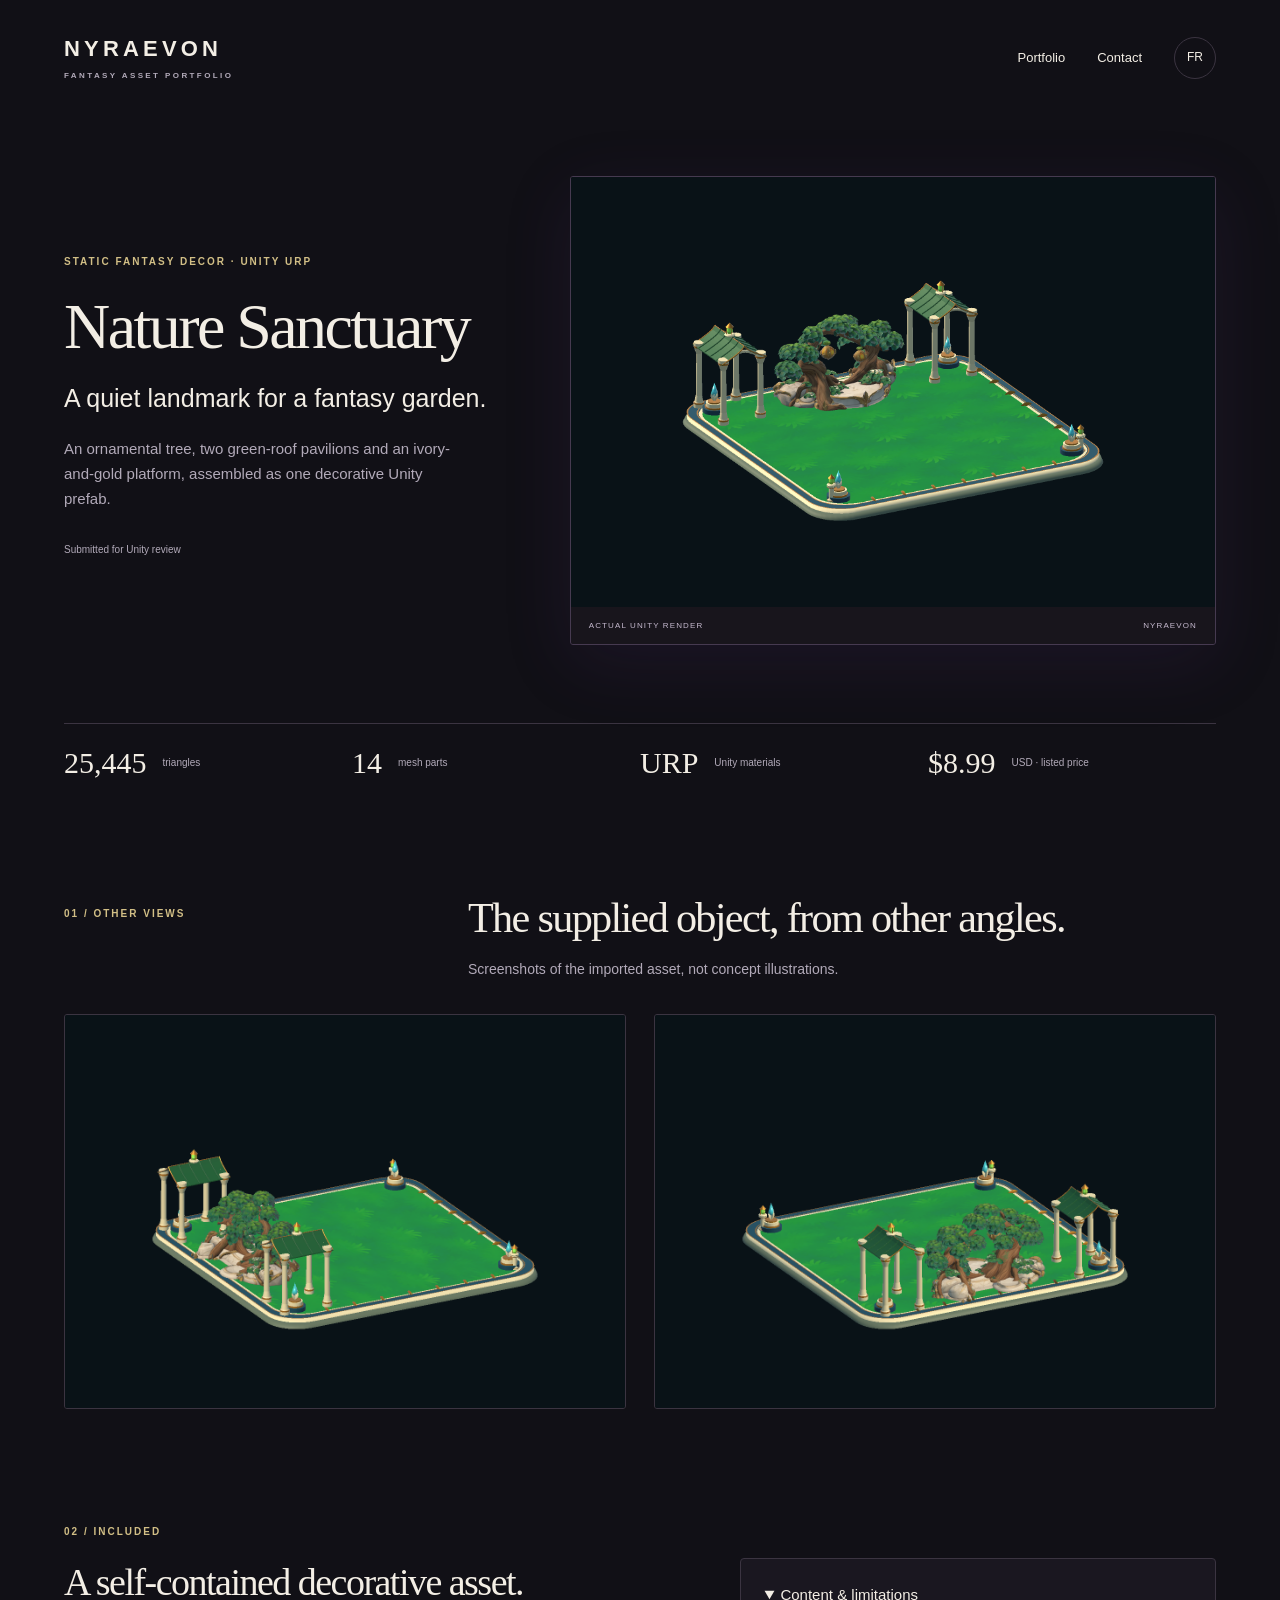
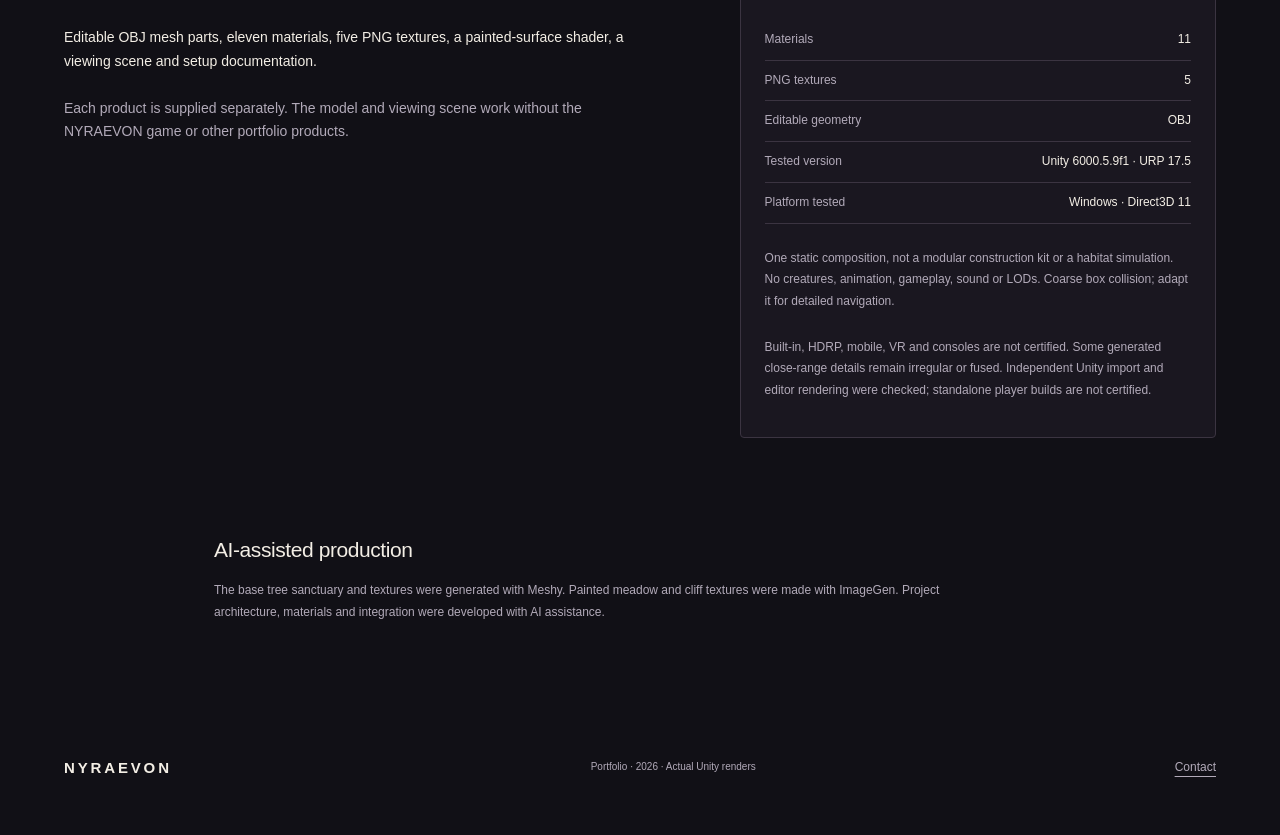
<file: sanctuaire-vegetal.html>
<!doctype html><html lang="en"><head><meta charset="utf-8"><meta name="viewport" content="width=device-width,initial-scale=1"><title>Nature Sanctuary — NYRAEVON</title><meta name="description" content="An ornamental tree, two green-roof pavilions and an ivory-and-gold platform, assembled as one decorative Unity prefab."><link rel="icon" href="noctaryl-icon.png"><link rel="stylesheet" href="style.css"><script src="site.js" defer></script></head><body class="decor-page"><a class="skip" href="#main">Skip to content</a><header class="nav wrap"><a class="brand" href="./">NYRAEVON<span>FANTASY ASSET PORTFOLIO</span></a><nav aria-label="Main navigation"><a href="./">Portfolio</a><a href="contact.html">Contact</a><button class="language" type="button" aria-label="Passer en français">FR</button></nav></header><main id="main"><section class="hero wrap"><div class="hero-copy"><p class="eyebrow" data-fr="DÉCOR FANTASY STATIQUE · UNITY URP">STATIC FANTASY DECOR · UNITY URP</p><h1 data-fr="Sanctuaire végétal">Nature Sanctuary</h1><p class="lead" data-fr="Un lieu de calme dans un jardin fantasy.">A quiet landmark for a fantasy garden.</p><p class="intro" data-fr="Un arbre ornemental, deux pavillons aux toits verts et une plateforme ivoire et or, réunis dans un préfabriqué décoratif Unity.">An ornamental tree, two green-roof pavilions and an ivory-and-gold platform, assembled as one decorative Unity prefab.</p><p class="status decor-status" data-fr="Soumis à Unity pour examen">Submitted for Unity review</p></div><figure class="hero-art"><img src="sanctuaire-vegetal-cover.png" alt="Nature Sanctuary — actual Unity render" width="1950" height="1300" fetchpriority="high"><figcaption><span data-fr="RENDU RÉEL DANS UNITY">ACTUAL UNITY RENDER</span><span>NYRAEVON</span></figcaption></figure></section><div class="facts wrap"><p><strong>25,445</strong><span data-fr="triangles">triangles</span></p><p><strong>14</strong><span data-fr="parties de maillage">mesh parts</span></p><p><strong>URP</strong><span data-fr="matériaux Unity">Unity materials</span></p><p><strong>$8.99</strong><span data-fr="USD · prix soumis">USD · listed price</span></p></div><section class="section wrap"><div class="section-heading"><p class="eyebrow" data-fr="01 / AUTRES ANGLES">01 / OTHER VIEWS</p><div><h2 data-fr="Le décor fourni, sous d’autres angles.">The supplied object, from other angles.</h2><p data-fr="Captures du modèle importé, sans illustration de concept.">Screenshots of the imported asset, not concept illustrations.</p></div></div><div class="combat-grid"><figure class="decor-view"><img src="sanctuaire-vegetal-view-1.png" alt="Nature Sanctuary — Unity view 2" width="1280" height="900" loading="lazy"></figure><figure class="decor-view"><img src="sanctuaire-vegetal-view-2.png" alt="Nature Sanctuary — Unity view 3" width="1280" height="900" loading="lazy"></figure></div></section><section class="section wrap about"><div><p class="eyebrow" data-fr="02 / CONTENU">02 / INCLUDED</p><h2 data-fr="Un décor autonome.">A self-contained decorative asset.</h2><p data-fr="Maillages OBJ modifiables, onze matériaux, cinq textures PNG, un shader de surface peinte, une scène de présentation et une documentation.">Editable OBJ mesh parts, eleven materials, five PNG textures, a painted-surface shader, a viewing scene and setup documentation.</p><p class="muted" data-fr="Chaque produit est fourni séparément. Le modèle et sa scène de présentation fonctionnent sans le jeu NYRAEVON ni les autres produits du portfolio.">Each product is supplied separately. The model and viewing scene work without the NYRAEVON game or other portfolio products.</p></div><details open><summary data-fr="Contenu et limites">Content &amp; limitations</summary><dl><div><dt data-fr="Matériaux">Materials</dt><dd>11</dd></div><div><dt data-fr="Textures PNG">PNG textures</dt><dd>5</dd></div><div><dt data-fr="Géométrie modifiable">Editable geometry</dt><dd>OBJ</dd></div><div><dt data-fr="Version testée">Tested version</dt><dd>Unity 6000.5.9f1 · URP 17.5</dd></div><div><dt data-fr="Plateforme testée">Platform tested</dt><dd>Windows · Direct3D 11</dd></div></dl><p class="small muted" data-fr="Une composition statique, sans kit de construction modulaire ni simulation d’habitat. Aucun familier, animation, système de jeu, son ou LOD. Collision globale simplifiée, à adapter pour la navigation.">One static composition, not a modular construction kit or a habitat simulation. No creatures, animation, gameplay, sound or LODs. Coarse box collision; adapt it for detailed navigation.</p><p class="small muted" data-fr="Pipeline intégré, HDRP, mobile, VR et consoles non certifiés. Certains détails générés restent irréguliers ou fusionnés en gros plan. Import Unity indépendant et rendu éditeur vérifiés ; compilation autonome non certifiée.">Built-in, HDRP, mobile, VR and consoles are not certified. Some generated close-range details remain irregular or fused. Independent Unity import and editor rendering were checked; standalone player builds are not certified.</p></details></section><section class="wrap provenance-note"><h3 data-fr="Création assistée par IA">AI-assisted production</h3><p class="small muted" data-fr="La géométrie et les textures de base proviennent de Meshy, avec abonnement payant confirmé par le propriétaire. Les ajouts, matériaux, exports et l’intégration Unity ont été préparés dans le projet avec assistance IA. Les textures peintes de prairie et de falaise proviennent d’ImageGen.">The base tree sanctuary and textures were generated with Meshy. Painted meadow and cliff textures were made with ImageGen. Project architecture, materials and integration were developed with AI assistance.</p></section></main><footer class="wrap footer"><a class="brand" href="./">NYRAEVON</a><p data-fr="Portfolio · 2026 · Rendus réels dans Unity">Portfolio · 2026 · Actual Unity renders</p><a href="contact.html">Contact</a></footer></body></html>
</file>
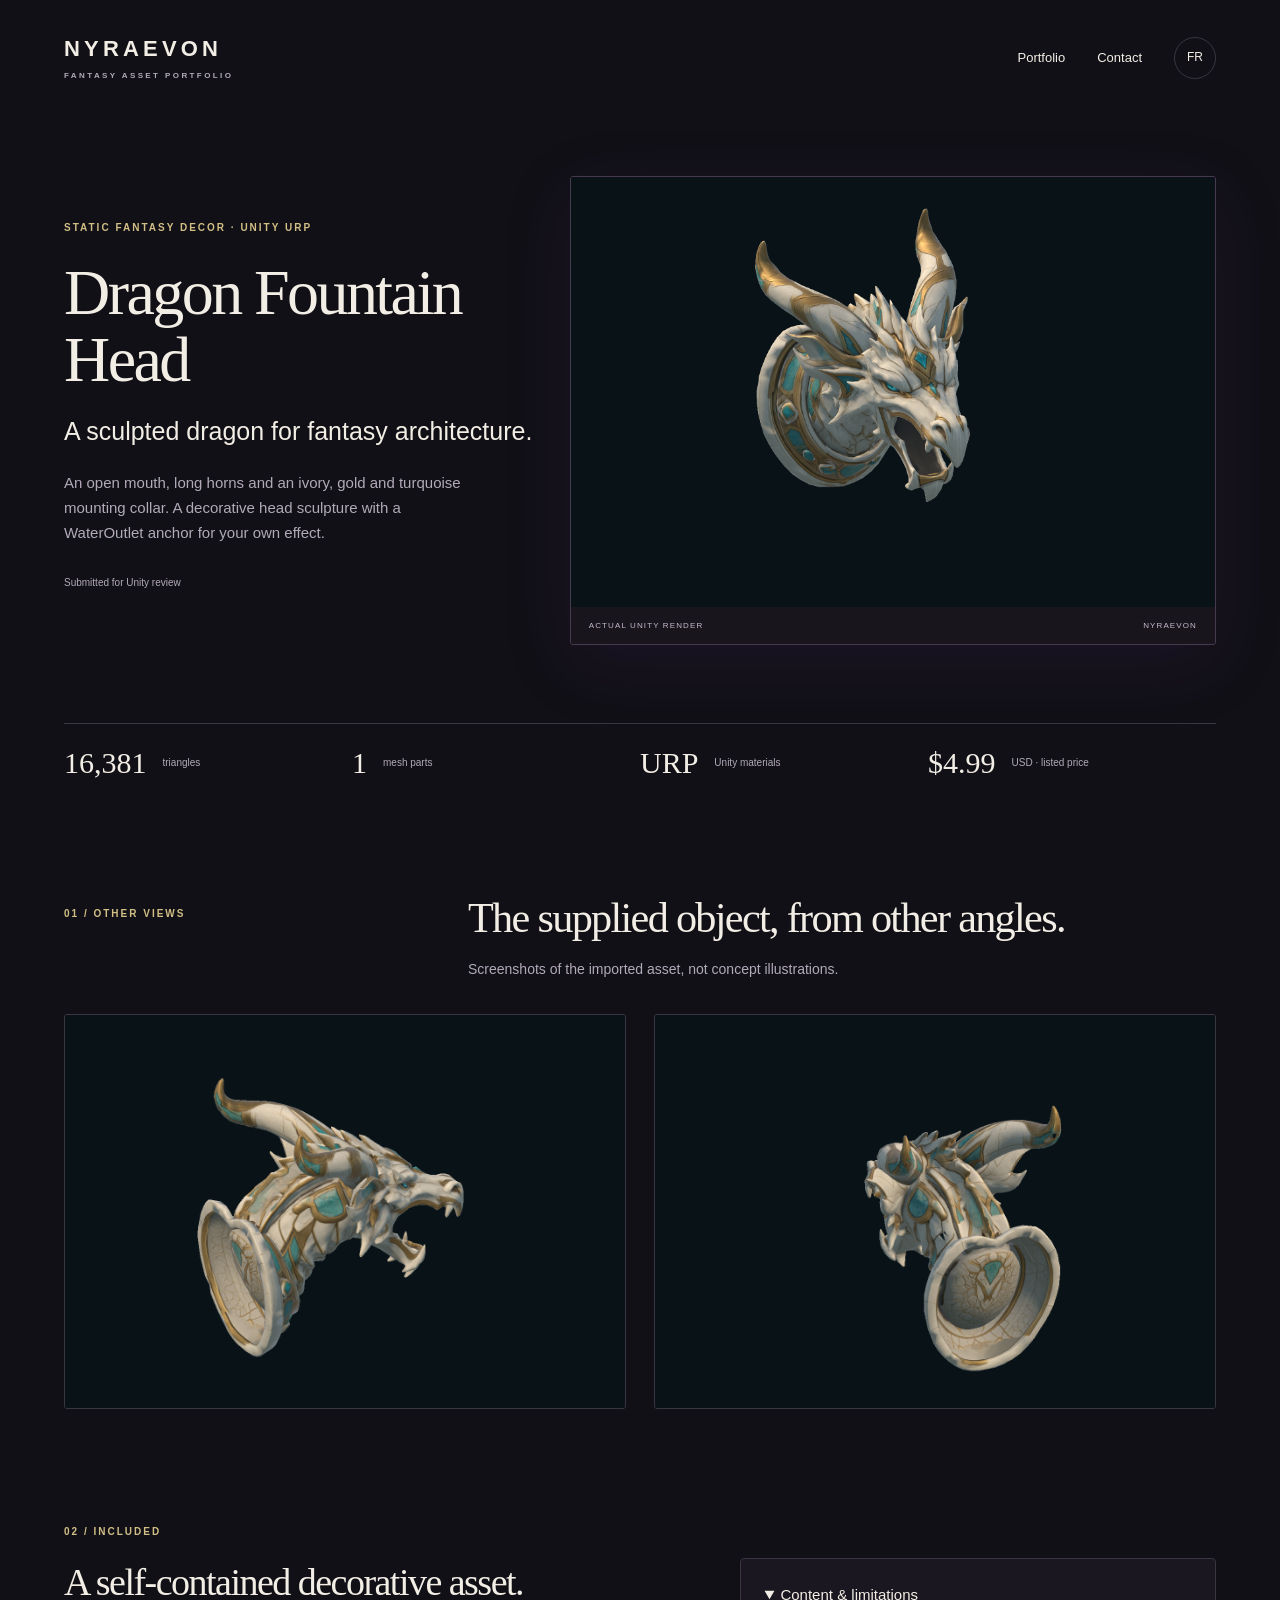
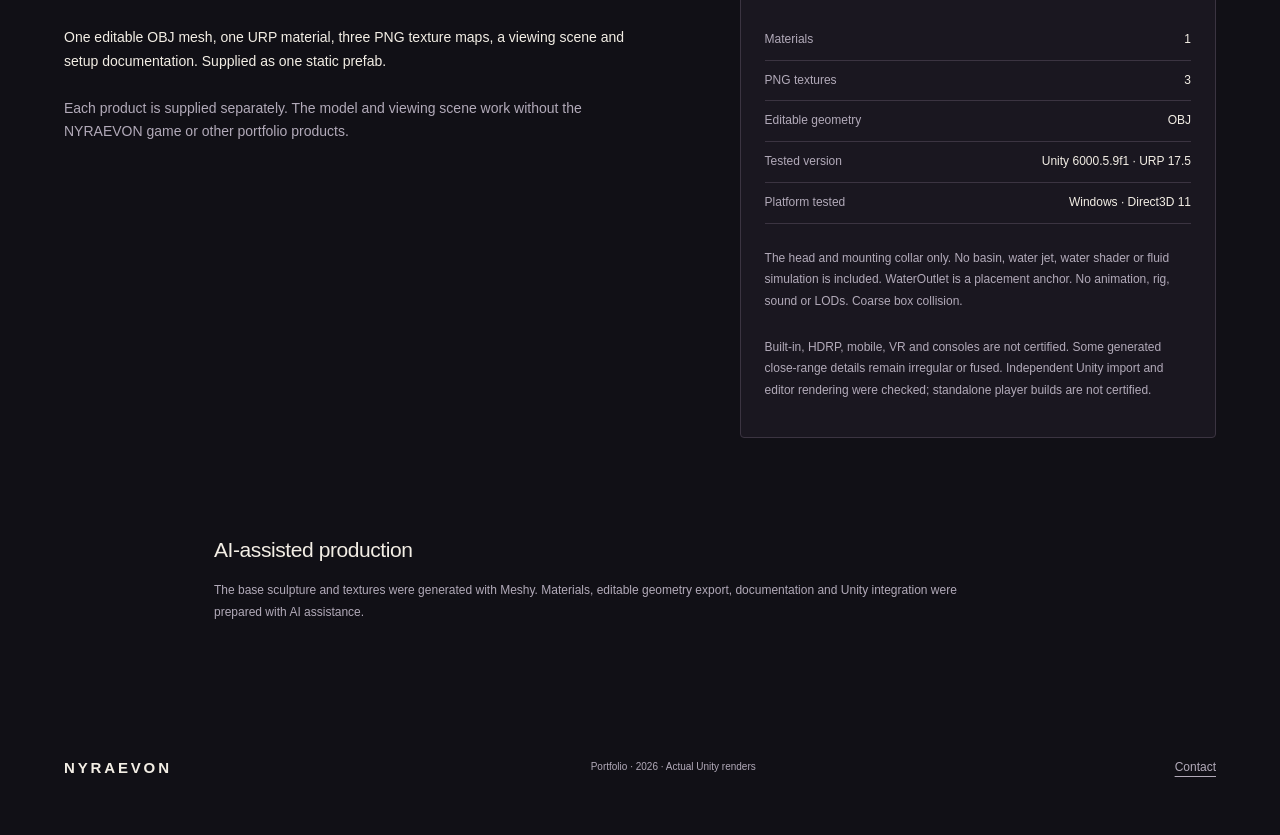
<file: tete-dragon.html>
<!doctype html><html lang="en"><head><meta charset="utf-8"><meta name="viewport" content="width=device-width,initial-scale=1"><title>Dragon Fountain Head — NYRAEVON</title><meta name="description" content="An open mouth, long horns and an ivory, gold and turquoise mounting collar. A decorative head sculpture with a WaterOutlet anchor for your own effect."><link rel="icon" href="noctaryl-icon.png"><link rel="stylesheet" href="style.css"><script src="site.js" defer></script></head><body class="decor-page"><a class="skip" href="#main">Skip to content</a><header class="nav wrap"><a class="brand" href="./">NYRAEVON<span>FANTASY ASSET PORTFOLIO</span></a><nav aria-label="Main navigation"><a href="./">Portfolio</a><a href="contact.html">Contact</a><button class="language" type="button" aria-label="Passer en français">FR</button></nav></header><main id="main"><section class="hero wrap"><div class="hero-copy"><p class="eyebrow" data-fr="DÉCOR FANTASY STATIQUE · UNITY URP">STATIC FANTASY DECOR · UNITY URP</p><h1 data-fr="Tête de dragon">Dragon Fountain Head</h1><p class="lead" data-fr="Un dragon sculpté pour l’architecture fantasy.">A sculpted dragon for fantasy architecture.</p><p class="intro" data-fr="Une gueule ouverte, de longues cornes et une collerette ivoire, or et turquoise. Une tête sculptée avec un repère WaterOutlet pour votre propre effet.">An open mouth, long horns and an ivory, gold and turquoise mounting collar. A decorative head sculpture with a WaterOutlet anchor for your own effect.</p><p class="status decor-status" data-fr="Soumis à Unity pour examen">Submitted for Unity review</p></div><figure class="hero-art"><img src="tete-dragon-cover.png" alt="Dragon Fountain Head — actual Unity render" width="1950" height="1300" fetchpriority="high"><figcaption><span data-fr="RENDU RÉEL DANS UNITY">ACTUAL UNITY RENDER</span><span>NYRAEVON</span></figcaption></figure></section><div class="facts wrap"><p><strong>16,381</strong><span data-fr="triangles">triangles</span></p><p><strong>1</strong><span data-fr="parties de maillage">mesh parts</span></p><p><strong>URP</strong><span data-fr="matériaux Unity">Unity materials</span></p><p><strong>$4.99</strong><span data-fr="USD · prix soumis">USD · listed price</span></p></div><section class="section wrap"><div class="section-heading"><p class="eyebrow" data-fr="01 / AUTRES ANGLES">01 / OTHER VIEWS</p><div><h2 data-fr="Le décor fourni, sous d’autres angles.">The supplied object, from other angles.</h2><p data-fr="Captures du modèle importé, sans illustration de concept.">Screenshots of the imported asset, not concept illustrations.</p></div></div><div class="combat-grid"><figure class="decor-view"><img src="tete-dragon-view-1.png" alt="Dragon Fountain Head — Unity view 2" width="1280" height="900" loading="lazy"></figure><figure class="decor-view"><img src="tete-dragon-view-2.png" alt="Dragon Fountain Head — Unity view 3" width="1280" height="900" loading="lazy"></figure></div></section><section class="section wrap about"><div><p class="eyebrow" data-fr="02 / CONTENU">02 / INCLUDED</p><h2 data-fr="Un décor autonome.">A self-contained decorative asset.</h2><p data-fr="Un maillage OBJ modifiable, un matériau URP, trois textures PNG, une scène de présentation et une documentation. Un préfabriqué statique autonome.">One editable OBJ mesh, one URP material, three PNG texture maps, a viewing scene and setup documentation. Supplied as one static prefab.</p><p class="muted" data-fr="Chaque produit est fourni séparément. Le modèle et sa scène de présentation fonctionnent sans le jeu NYRAEVON ni les autres produits du portfolio.">Each product is supplied separately. The model and viewing scene work without the NYRAEVON game or other portfolio products.</p></div><details open><summary data-fr="Contenu et limites">Content &amp; limitations</summary><dl><div><dt data-fr="Matériaux">Materials</dt><dd>1</dd></div><div><dt data-fr="Textures PNG">PNG textures</dt><dd>3</dd></div><div><dt data-fr="Géométrie modifiable">Editable geometry</dt><dd>OBJ</dd></div><div><dt data-fr="Version testée">Tested version</dt><dd>Unity 6000.5.9f1 · URP 17.5</dd></div><div><dt data-fr="Plateforme testée">Platform tested</dt><dd>Windows · Direct3D 11</dd></div></dl><p class="small muted" data-fr="La tête et sa collerette uniquement. Aucun bassin, jet d’eau, shader d’eau ou simulation de fluide fourni. WaterOutlet est un repère de placement. Pas d’animation, rig, son ou LOD. Collision globale simplifiée.">The head and mounting collar only. No basin, water jet, water shader or fluid simulation is included. WaterOutlet is a placement anchor. No animation, rig, sound or LODs. Coarse box collision.</p><p class="small muted" data-fr="Pipeline intégré, HDRP, mobile, VR et consoles non certifiés. Certains détails générés restent irréguliers ou fusionnés en gros plan. Import Unity indépendant et rendu éditeur vérifiés ; compilation autonome non certifiée.">Built-in, HDRP, mobile, VR and consoles are not certified. Some generated close-range details remain irregular or fused. Independent Unity import and editor rendering were checked; standalone player builds are not certified.</p></details></section><section class="wrap provenance-note"><h3 data-fr="Création assistée par IA">AI-assisted production</h3><p class="small muted" data-fr="La géométrie et les textures de base proviennent de Meshy, avec abonnement payant confirmé par le propriétaire. Les ajouts, matériaux, exports et l’intégration Unity ont été préparés dans le projet avec assistance IA.">The base sculpture and textures were generated with Meshy. Materials, editable geometry export, documentation and Unity integration were prepared with AI assistance.</p></section></main><footer class="wrap footer"><a class="brand" href="./">NYRAEVON</a><p data-fr="Portfolio · 2026 · Rendus réels dans Unity">Portfolio · 2026 · Actual Unity renders</p><a href="contact.html">Contact</a></footer></body></html>
</file>
<file: style.css>
@charset "utf-8";
:root{color-scheme:dark;--bg:#111016;--panel:#1a1720;--ink:#f3eee5;--muted:#b2aab9;--line:#3b3441;--accent:#c4a1ff;--gold:#c3a776}
*{box-sizing:border-box}html{scroll-behavior:smooth;scroll-padding-top:30px}body{margin:0;background:var(--bg);color:var(--ink);font:16px/1.65 "Segoe UI",Arial,sans-serif}a{color:inherit;text-underline-offset:5px}button{font:inherit}button,a,summary{touch-action:manipulation}a:focus-visible,button:focus-visible,summary:focus-visible{outline:3px solid var(--accent);outline-offset:5px}img{max-width:100%;height:auto;display:block}figure{margin:0}.wrap{max-width:1320px;margin-inline:auto;padding-inline:5%}.nav{min-height:116px;display:flex;align-items:center;justify-content:space-between;gap:28px}.brand{text-decoration:none;font-weight:650;font-size:22px;letter-spacing:.19em;line-height:1.3}.brand span{display:block;font-size:8px;letter-spacing:.3em;color:var(--muted);margin-top:8px}.nav nav{display:flex;align-items:center;gap:32px;font-size:13px}.nav nav a{text-decoration:none}.nav nav a:hover{color:var(--accent)}.language{border:1px solid var(--line);border-radius:50%;width:42px;height:42px;color:var(--ink);background:none;cursor:pointer;font-size:12px}.skip{position:absolute;top:-70px;left:20px;background:var(--ink);color:var(--bg);padding:10px;z-index:4}.skip:focus{top:5px}.hero{padding-top:60px;padding-bottom:78px;display:grid;grid-template-columns:.95fr 1.1fr;gap:28px;align-items:center}.eyebrow{color:var(--gold);font-size:10px;letter-spacing:.2em;font-weight:650;text-transform:uppercase;margin:0 0 22px}h1,h2{font-family:Georgia,"Times New Roman",serif;font-weight:400;letter-spacing:-.04em;line-height:1.05;margin:0}h1{font-size:clamp(64px,7.6vw,112px)}.dot{color:var(--accent)}.hero .lead{font-size:25px;line-height:1.35;margin:22px 0}.intro{max-width:400px;color:var(--muted);font-size:15px;margin-bottom:30px}.button{display:inline-flex;justify-content:space-between;gap:30px;align-items:center;padding:14px 18px;border:1px solid #746280;border-radius:3px;text-decoration:none;font-size:12px;transition:background .2s}.button:hover{background:#31263d}.button>span:last-child{font-size:21px;color:var(--accent)}.status{display:flex;align-items:center;gap:9px;color:var(--muted);font-size:10px;margin-top:20px;line-height:1.5}.status>span:first-child{background:var(--gold);width:5px;height:5px;border-radius:50%;flex:none}.hero-art{position:relative;border:1px solid #463a50;border-radius:3px;overflow:hidden;box-shadow:0 18px 70px #6a3a9520;background:#201c29}.hero-art img{width:100%;aspect-ratio:1.35;object-fit:cover}.hero-art figcaption{display:flex;justify-content:space-between;background:#17151bd9;padding:12px 18px;font-size:8px;letter-spacing:.14em;color:#c5b9ce}.facts{display:grid;grid-template-columns:repeat(4,1fr)}.facts p{border-top:1px solid var(--line);margin:0;padding:24px 18px 18px 0;display:flex;align-items:center;gap:16px}.facts strong{font-family:Georgia,serif;font-size:30px;font-weight:400;line-height:1}.facts span{color:var(--muted);font-size:10px;max-width:105px;line-height:1.5}.section{padding-top:100px;padding-bottom:15px}.section-heading{display:grid;grid-template-columns:1fr 2fr;gap:30px;margin-bottom:32px}.section-heading .eyebrow{padding-top:10px}h2{font-size:clamp(32px,3.3vw,48px);max-width:690px}.section-heading p:not(.eyebrow){color:var(--muted);font-size:14px;max-width:600px;line-height:1.7;margin:18px 0 0}.film{background:#1b1721;border:1px solid var(--line);border-radius:4px;overflow:hidden}video{width:100%;display:block;max-height:660px;background:#0b090e;aspect-ratio:16/9}.film-caption{display:flex;justify-content:space-between;align-items:center;padding:14px 22px;font-size:9px;letter-spacing:.1em;color:var(--muted)}.film-caption a{color:var(--ink);font-size:11px;letter-spacing:0}.combat-grid{display:grid;grid-template-columns:1fr 1fr;gap:28px}.combat-grid img{border-radius:3px;aspect-ratio:16/9;object-fit:cover;border:1px solid var(--line)}.combat-grid figcaption{display:flex;gap:16px;padding-top:22px}.image-index{font-size:10px;letter-spacing:.1em;color:var(--gold);padding-top:4px}h3{font-weight:500;margin:0 0 7px;font-size:21px;letter-spacing:-.02em}.combat-grid p{margin:0;color:var(--muted);font-size:13px;line-height:1.7}.note-row{border-top:1px solid var(--line);border-bottom:1px solid var(--line);display:flex;gap:45px;align-items:center;padding:18px 0;margin-top:34px}.small-label{font-size:9px;letter-spacing:.13em;color:var(--gold);flex:none}.note-row p{margin:0;font-size:12px;color:var(--muted)}.life{display:grid;grid-template-columns:.85fr 1fr;gap:70px;align-items:center}.life-copy>p:not(.eyebrow){color:var(--muted);font-size:14px;margin-top:24px}.life-images{display:grid;gap:24px}.life-images img{border:1px solid var(--line);border-radius:3px}.life-images figcaption{font-size:10px;color:var(--muted);margin-top:9px}.about{display:grid;grid-template-columns:1fr .8fr;gap:80px;margin-bottom:80px}.about h2{max-width:560px;font-size:38px}.about p:not(.eyebrow){font-size:14px;margin-top:24px}.muted{color:var(--muted)}.small{font-size:12px!important;line-height:1.8}details{background:var(--panel);border:1px solid var(--line);border-radius:4px;align-self:start;padding:24px}summary{cursor:pointer;font-size:15px;font-weight:500}dl{font-size:12px;margin-bottom:22px}dl div{display:flex;justify-content:space-between;gap:16px;border-bottom:1px solid var(--line);padding:10px 0}dt{color:var(--muted)}dd{margin:0;text-align:right}details p{font-size:12px!important}.contact-strip{display:flex;align-items:center;justify-content:space-between;gap:34px;padding-top:40px;padding-bottom:45px;border-top:1px solid var(--line);border-bottom:1px solid var(--line);background:linear-gradient(100deg,#241d2b33,transparent)}.contact-strip .eyebrow{margin-bottom:12px}.contact-strip h2{font-size:34px}.button-light{border-color:var(--accent);flex:none}.footer{display:flex;gap:28px;justify-content:space-between;align-items:center;min-height:135px;font-size:10px;color:var(--muted)}.footer .brand{color:var(--ink);font-size:15px}.footer>a:last-child{font-size:12px}.contact-page{padding-top:90px;padding-bottom:100px;min-height:70vh;display:grid;grid-template-columns:1.2fr 1fr;align-items:center;gap:50px}.contact-page h1{font-size:clamp(45px,5vw,70px);max-width:640px}.contact-page .lead{font-size:20px;margin:28px 0 20px;color:var(--muted)}.email{font-size:clamp(15px,1.7vw,23px);overflow-wrap:anywhere;display:inline-block;margin-bottom:18px;color:var(--accent)}.contact-page .small{max-width:490px}.text-link{display:inline-block;margin-top:30px;font-size:13px}.contact-art{border-radius:4px;border:1px solid var(--line);aspect-ratio:1;object-fit:cover}
@media(min-width:850px){details{margin-top:34px}}
@media(max-width:849px){.nav{min-height:95px}.nav nav{gap:18px}.hero{padding-top:30px;grid-template-columns:1fr;gap:38px}.hero .intro{max-width:550px}.hero-art img{aspect-ratio:1.6}.facts{grid-template-columns:1fr 1fr}.facts p{padding-top:20px}.section{padding-top:72px}.section-heading{grid-template-columns:1fr;gap:2px}.section-heading .eyebrow{margin-bottom:16px}.life,.about{grid-template-columns:1fr;gap:36px}.life-images{grid-template-columns:1fr 1fr;gap:16px}.life-copy{max-width:620px}.about{margin-bottom:55px}.contact-strip{align-items:flex-start;flex-direction:column}.contact-page{grid-template-columns:1fr;padding-top:45px;gap:40px}.contact-art{max-width:520px;aspect-ratio:1.5}.footer{flex-wrap:wrap;justify-content:flex-start;padding-block:32px;gap:15px}.footer p{flex-basis:100%;order:3;margin:0}.footer>a:last-child{margin-left:auto}}
@media(max-width:520px){.nav .brand{font-size:16px}.brand span{font-size:6px}.nav nav{gap:14px;font-size:11px}.nav nav a[href="#about"]{display:none}.language{width:34px;height:34px;font-size:10px}h1{font-size:70px}.hero .lead{font-size:23px}.intro{font-size:14px}.hero{padding-bottom:40px}.facts strong{font-size:28px}.facts p{gap:12px}.combat-grid{grid-template-columns:1fr;gap:36px}.life-images{grid-template-columns:1fr}.note-row{gap:18px;align-items:flex-start;flex-direction:column}.film-caption{font-size:7px;padding:12px;gap:15px}.film-caption a{font-size:10px}.contact-strip h2{font-size:29px}.about h2{font-size:32px}.hero-art figcaption{font-size:7px}.contact-page h1{font-size:48px}}
@media(prefers-reduced-motion:reduce){html{scroll-behavior:auto}*{transition:none!important}}

.collection-intro{padding-bottom:50px}.collection-intro h1{font-size:clamp(44px,6vw,82px);max-width:900px}.collection-intro .lead{font-size:19px;color:var(--muted);max-width:620px}.collection{display:grid;grid-template-columns:1fr 1fr;gap:32px}.collection article{border:1px solid var(--line);background:var(--panel);border-radius:4px;overflow:hidden}.collection-art{display:block}.collection-art img{aspect-ratio:1.5;object-fit:cover;width:100%}.collection-copy{padding:30px}.collection h2{font-size:43px}.collection-copy>p{font-size:14px;color:var(--muted)}.collection-about{padding-bottom:65px;max-width:900px}.collection-about>p{color:var(--muted)}.fire-page{--accent:#ffaf65;--gold:#e6b57f}.fire-page .hero-art img{object-fit:contain;background:#0e0e12;aspect-ratio:1.35}.fire-page h1{font-size:clamp(52px,6.6vw,94px)}@media(max-width:700px){.collection{grid-template-columns:1fr}.collection-intro{padding-top:35px}.collection-copy{padding:24px}.collection h2{font-size:36px}}

.collection-intro{padding-top:45px}.collection-intro h1{max-width:800px;font-size:clamp(44px,5.7vw,72px)}

/* Independent environment collection */
.decor-heading{padding-bottom:34px}.decor-heading>p:last-child{color:var(--muted);max-width:650px}.decor-collection{grid-template-columns:repeat(3,minmax(0,1fr))}.decor-collection h2{font-size:34px}.decor-collection .collection-copy{padding:25px}.decor-card-art img{aspect-ratio:1.5;object-fit:contain;background:#14141a}.asset-price{font-size:19px!important;color:var(--gold)!important}.decor-page{--accent:#b7d894;--gold:#d2bf86}.decor-page h1{font-size:clamp(45px,5vw,76px)}.decor-page .hero{grid-template-columns:.85fr 1.15fr}.decor-page .hero-art img{aspect-ratio:1.5;object-fit:contain;background:#14141a}.decor-view img{aspect-ratio:1280/900;object-fit:contain;background:#14141a}.provenance-note{max-width:980px;padding-bottom:65px}.provenance-note p{max-width:780px}@media(max-width:1000px){.decor-collection{grid-template-columns:1fr 1fr}}@media(max-width:849px){.decor-page .hero{grid-template-columns:1fr}}@media(max-width:700px){.decor-collection{grid-template-columns:1fr}.decor-collection h2{font-size:36px}}
</file>
